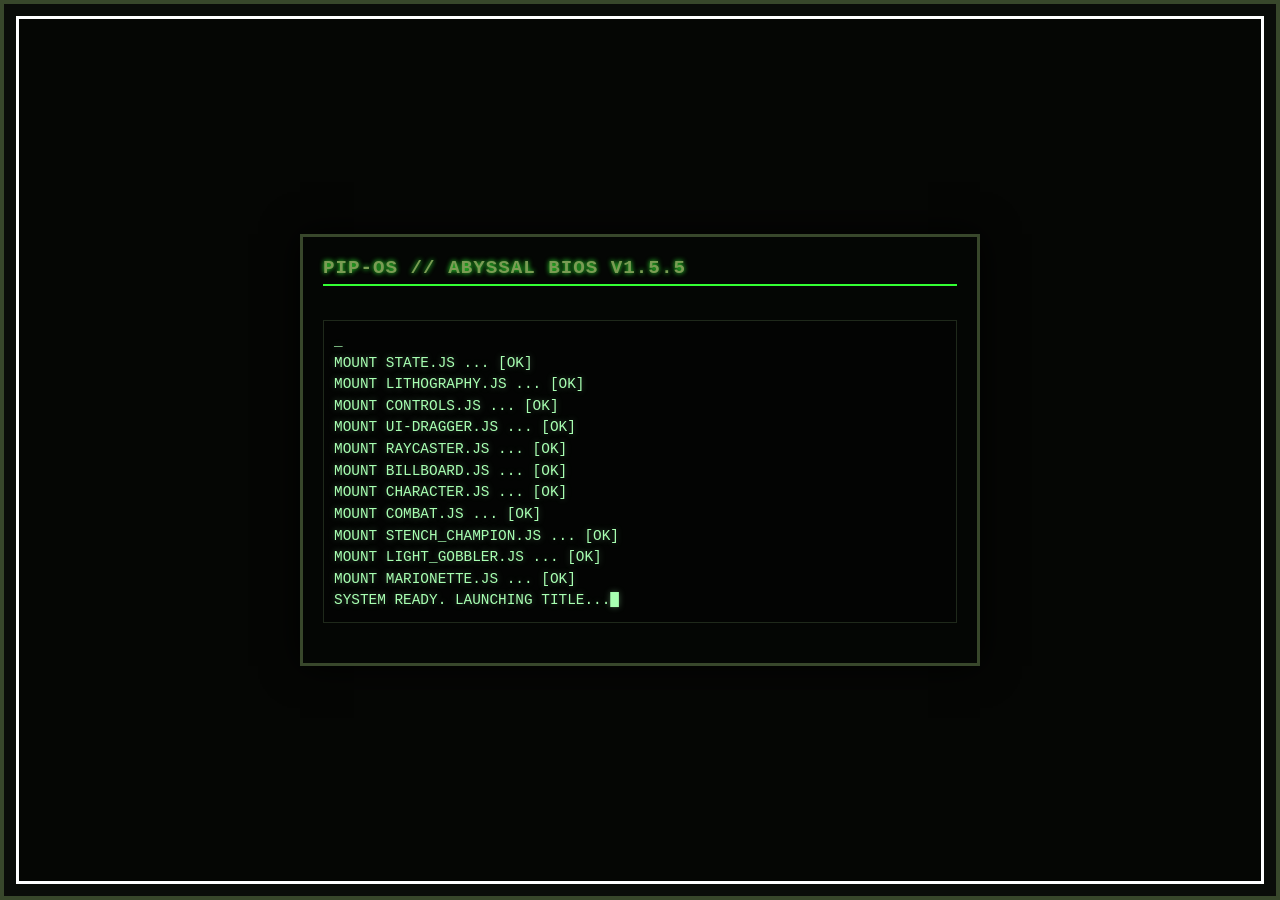
<file: index.html>
<!DOCTYPE html>
<html lang="en">
<head>
  <meta charset="UTF-8">
  <meta name="viewport" content="width=device-width, initial-scale=1.0, maximum-scale=1.0, user-scalable=no">
  <title>VERMIS // Engine UI Shell [v1.5.5]</title>

  <!-- Module 01 External Stylesheets -->
  <link rel="stylesheet" href="css/brutalist-ui.css">
  <link rel="stylesheet" href="css/crt-shaders.css">

  <style>
    [hidden] { display: none !important; }
    .dos-modal:not(.is-open)[hidden] { display: none !important; }
    #modal-backdrop[hidden] { display: none !important; }
    .svg-defs { display: none !important; width: 0; height: 0; pointer-events: none; }
    .modal-backdrop { z-index: 8999 !important; }
    .dos-modal { z-index: 9000 !important; }

    /* STRICT 100dvh ZERO-SCROLL 2DS SPLIT-SCREEN LOCK */
    html, body {
      margin: 0;
      padding: 0;
      width: 100%;
      height: 100dvh;
      overflow: hidden;
      background: #050604;
    }
    #monitor-bezel {
      display: flex;
      flex-direction: column;
      width: 100%;
      height: 100dvh;
      box-sizing: border-box;
    }
    #screen.crt-screen-frame {
      flex: 1 1 0;
      display: flex;
      flex-direction: column;
      position: relative;
      overflow: hidden;
    }
    .chassis-footer { display: none; }

    /* PIP-BOY / MS-DOS BOOT TERMINAL & PHASE OVERLAYS */
    .phase-screen {
      position: absolute;
      inset: 0;
      background: #050604;
      display: flex;
      flex-direction: column;
      z-index: 50;
      overflow-y: auto;
    }
    .bios-box {
      padding: 20px;
      font-family: "Courier New", monospace;
      color: #33ff33;
      text-shadow: 0 0 5px #33ff33;
    }
    .bios-header {
      font-size: 1.2em;
      font-weight: bold;
      margin-bottom: 20px;
      border-bottom: 2px solid #33ff33;
      display: inline-block;
      padding-bottom: 5px;
    }
    .bios-log {
      font-size: 0.9em;
      line-height: 1.5;
      white-space: pre-wrap;
      margin-bottom: 20px;
    }
    .cursor-blink { animation: blink 1s step-end infinite; }
    @keyframes blink { 50% { opacity: 0; } }

    /* DRAMATIC TITLE SCREEN */
    .title-screen-box {
      margin: auto;
      text-align: center;
      padding: 24px 16px;
      border: 2px double #8f391e;
      background: #070906;
      width: 88%;
      max-width: 340px;
      box-shadow: 0 0 35px rgba(143, 57, 30, 0.25);
    }
    .title-ascii-crest {
      font-size: 0.68em;
      line-height: 1.15;
      color: #8f391e;
      margin: 0 auto 10px auto;
      white-space: pre;
      font-family: "Courier New", monospace;
    }
    .title-main-word {
      font-size: 2.4em;
      letter-spacing: 0.28em;
      color: #c8bf9e;
      margin: 0 0 6px 0;
      text-shadow: 0 2px 0 #8f391e;
      font-weight: bold;
    }
    .title-sub-word {
      font-size: 0.75em;
      letter-spacing: 0.15em;
      color: #7a9c54;
      margin-bottom: 22px;
    }

    /* TOP SCREEN: 3D RAYCAST VIEWPORT */
    #gameplay-stage {
      flex: 1 1 0;
      min-height: 140px;
      width: 100%;
      display: flex;
      position: relative;
    }
    #raycast-view {
      width: 100%;
      height: 100%;
      position: relative;
      overflow: hidden;
    }
    #visual-stage-canvas {
      width: 100%;
      height: 100%;
      object-fit: fill;
      display: block;
      image-rendering: pixelated;
    }
    #screen.aspect-4-3 #visual-stage-canvas {
      max-width: 320px;
      margin: 0 auto;
    }

    /* MIDDLE BAR: SANDWICHED COLLAPSIBLE TELEMETRY STRIP */
    #terminal-deck {
      flex: 0 0 auto;
      border-top: 2px solid #8f391e;
      border-bottom: 2px solid #3a3f35;
      background: #070906;
      z-index: 42;
    }
    #terminal-deck.telemetry-collapsed #rolling-telemetry-deck,
    #terminal-deck.telemetry-collapsed .prompt-line {
      display: none !important;
    }
    #terminal-deck .header-line {
      display: flex;
      flex-wrap: wrap;
      align-items: center;
      gap: 6px;
      padding: 4px 6px;
      font-size: 0.72em;
    }
    #rolling-telemetry-deck {
      max-height: 54px;
      overflow-y: auto;
      font-size: 0.74em;
      padding: 2px 6px;
    }

    /* BOTTOM SCREEN: 2DS VIRTUAL CONTROLLER DECK & PER-BUTTON EDITOR */
    .touch-deck-2ds {
      flex: 0 0 175px;
      height: 175px;
      width: 100%;
      background: #050604;
      border-top: 2px solid #595443;
      box-shadow: inset 0 6px 14px rgba(0, 0, 0, 0.85);
      z-index: 40;
      position: relative;
      touch-action: none;
      user-select: none;
      overflow: hidden;
    }
    .touch-deck-2ds.edit-mode-active {
      outline: 2px dashed #a8ffb2;
      background-image:
        linear-gradient(to right, rgba(168, 255, 178, 0.1) 1px, transparent 1px),
        linear-gradient(to bottom, rgba(168, 255, 178, 0.1) 1px, transparent 1px);
      background-size: 12px 12px;
    }
    #vpad-editor-bar {
      position: absolute;
      top: 2px;
      left: 4px;
      right: 4px;
      z-index: 55;
      background: rgba(7, 10, 7, 0.96);
      border: 1px solid #a8ffb2;
      padding: 3px 6px;
      display: flex;
      align-items: center;
      justify-content: space-between;
      gap: 4px;
      font-size: 0.62em;
      color: #a8ffb2;
    }
    .vpad-widget {
      position: absolute;
      touch-action: none;
      transform-origin: top left;
    }
    .touch-deck-2ds.edit-mode-active .vpad-widget {
      outline: 1px dashed #7a9c54;
      cursor: move;
    }
    .touch-deck-2ds.edit-mode-active .vpad-widget.vpad-selected {
      outline: 2px solid #ff003c;
      z-index: 49;
    }
    .dpad-grid {
      display: grid;
      grid-template-columns: repeat(3, 36px);
      grid-template-rows: repeat(3, 36px);
      gap: 3px;
    }
    .dpad-btn {
      background: #181c16;
      border: 2px solid #595443;
      color: #c8bf9e;
      display: flex;
      align-items: center;
      justify-content: center;
      font-weight: bold;
      touch-action: none;
    }
    .dpad-btn:active {
      background: #8f391e;
      border-color: #a8ffb2;
      color: #fff;
    }
    .dpad-center {
      background: #0b0d0a;
      border: 1px solid #2b2e26;
      color: #595443;
      display: flex;
      align-items: center;
      justify-content: center;
    }
    .gb-round-btn {
      width: 48px;
      height: 48px;
      border-radius: 50%;
      background: #551614;
      border: 2px solid #c4472b;
      color: #c8bf9e;
      display: flex;
      align-items: center;
      justify-content: center;
      font-weight: bold;
      font-size: 0.75em;
      box-shadow: 0 3px 0 #260807;
      touch-action: none;
    }
    .gb-round-btn:active {
      transform: translateY(2px);
      box-shadow: none;
      background: #ff003c;
      color: #fff;
    }
    .gb-round-btn.loupe-btn {
      background: #24381b;
      border-color: #7a9c54;
      box-shadow: 0 3px 0 #101a0c;
    }

    /* MULTI-PANE PREFERENCES TABS */
    .prefs-tab-bar {
      display: flex;
      gap: 4px;
      border-bottom: 2px solid #8f391e;
      margin-bottom: 8px;
      padding-bottom: 4px;
      flex-wrap: wrap;
    }
    .prefs-tab-btn { flex: 1 1 auto; text-align: center; font-size: 0.7em; padding: 5px 4px; }
    .prefs-pane { display: none; }
    .prefs-pane.active { display: flex; flex-direction: column; gap: 8px; }
    .prefs-slider-row {
      display: flex;
      justify-content: space-between;
      align-items: center;
      gap: 8px;
      font-size: 0.78em;
    }
    .prefs-slider-row input[type="range"] { flex: 0 0 130px; accent-color: #a8ffb2; }
  </style>

  <!-- STENCH CHAMPION / EXTERNAL RENDER NON-FINITE GRADIENT CRASH GUARD -->
  <script>
    (function () {
      var origLin = CanvasRenderingContext2D.prototype.createLinearGradient;
      CanvasRenderingContext2D.prototype.createLinearGradient = function (x0, y0, x1, y1) {
        if (!isFinite(x0) || !isFinite(y0) || !isFinite(x1) || !isFinite(y1)) {
          return origLin.call(this, 0, 0, 1, 1);
        }
        return origLin.call(this, x0, y0, x1, y1);
      };
      var origRad = CanvasRenderingContext2D.prototype.createRadialGradient;
      CanvasRenderingContext2D.prototype.createRadialGradient = function (x0, y0, r0, x1, y1, r1) {
        if (!isFinite(x0) || !isFinite(y0) || !isFinite(r0) || !isFinite(x1) || !isFinite(y1) || !isFinite(r1) || r0 < 0 || r1 < 0) {
          return origRad.call(this, 0, 0, 0.1, 0, 0, 1);
        }
        return origRad.call(this, x0, y0, r0, x1, y1, r1);
      };
    })();
  </script>
</head>
<body class="palette-catacombs crt-enabled">

  <!-- =========================================================================
       1. HARDWARE SVG FILTERS (LITHOGRAPHY WARP, SPECTRAL LOUPE & TRAUMA)
       ========================================================================= -->
  <svg class="svg-defs" aria-hidden="true">
    <defs>
      <filter id="vermis-litho-Warp" x="-5%" y="-5%" width="110%" height="110%">
        <feTurbulence type="fractalNoise" baseFrequency="0.85" numOctaves="2" result="paperNoise" seed="4"/>
        <feDisplacementMap in="SourceGraphic" in2="paperNoise" scale="1.2" xChannelSelector="R" yChannelSelector="G" result="roughened"/>
        <feColorMatrix in="roughened" type="matrix" values="1.05 0 0 0 0  0 1.02 0 0 0  0 0 0.95 0 0  0 0 0 1 0"/>
      </filter>
      <filter id="vermis-loupe-spectral">
        <feColorMatrix type="matrix" values="1.35 0.15 0.0 0 0.02  0.10 1.25 0.10 0 0.02  0.0 0.10 1.0 0 0  0 0 0 1 0"/>
      </filter>
      <filter id="vermis-trauma-aberration">
        <feOffset in="SourceGraphic" dx="1.5" dy="0" result="redShift"/>
        <feOffset in="SourceGraphic" dx="-1.5" dy="0" result="greenShift"/>
        <feBlend mode="screen" in="redShift" in2="greenShift"/>
      </filter>
    </defs>
  </svg>

  <!-- =========================================================================
       2. OUTER MONITOR BEZEL & TOP NAVIGATION HUD
       ========================================================================= -->
  <main id="monitor-bezel">

    <!-- Top Navigation Bar (Hidden during BOOT/TITLE/MAIN_MENU; Shown in Gameplay) -->
    <header class="chassis-header" id="in-game-hud" hidden>
      <div class="chassis-brand" style="font-size:0.75em;">
        <span class="sigil">†</span> VERMIS v1.5.5
        <span id="phase-badge" class="phase-pill">[PHASE: BOOT]</span>
      </div>
      <div class="chassis-controls">
        <button type="button" class="ui-btn" id="btn-nav-menu" onclick="V_UI.setPhase('MAIN_MENU')">MENU</button>
        <button type="button" class="ui-btn" id="btn-modal-vessel" onclick="V_UI.openModal('modal-vessel')">VESSEL</button>
        <button type="button" class="ui-btn" id="btn-modal-inventory" onclick="V_UI.openModal('modal-inventory')">INV</button>
        <button type="button" class="ui-btn" id="btn-open-map" onclick="V_UI.openModal('modal-map')">MAP</button>
        <button type="button" class="ui-btn" id="btn-remap" onclick="V_UI.openModal('remap-modal')">KEYS</button>
        <button type="button" class="ui-btn" id="btn-preferences" onclick="V_UI.openModal('preferences-modal')">PREFS</button>
        <button type="button" class="ui-btn active" id="btn-loupe" onclick="V_UI.toggleLoupe()">LOUPE</button>
        <button type="button" class="ui-btn" id="btn-edit-vpad">EDIT PAD</button>
        <button type="button" class="ui-btn gyro-disabled" id="btn-gyro" onclick="V_UI.toggleGyro()">GYRO: OFF</button>
      </div>
    </header>

    <!-- =======================================================================
         3. PRIMARY CRT SCREEN FRAME
         ======================================================================= -->
    <div id="screen" class="crt-screen-frame">

      <div id="modal-backdrop" class="modal-backdrop" hidden onclick="V_UI.closeModals()"></div>

      <!-- Diegetic Draggable Magnifying Loupe (Clamped to #raycast-view) -->
      <div id="loupe-inset" class="loupe-frame" style="left: 16px; top: 36px; z-index: 45; position:absolute; touch-action:none;" hidden>
        <canvas id="loupe-canvas" width="96" height="96"></canvas>
        <div id="loupe-cipher-readout" class="loupe-cipher-overlay" hidden></div>
        <span class="loupe-label" id="loupe-coord-label">FIG. 1 // DRAG OR [F]</span>
      </div>

      <!-- STAGE 1: PIP-OS / MS-DOS LIVE BOOT LOGGER -->
      <section id="boot-sequence-terminal" class="phase-screen" style="z-index: 52;">
        <div class="bios-box">
          <div class="bios-header">PIP-OS // ABYSSAL BIOS v1.5.5</div>
          <pre id="bios-post-log" class="bios-log">INITIALIZING CATHODE TUBE ...</pre>
        </div>
      </section>

      <!-- STAGE 2: DRAMATIC TITLE SCREEN -->
      <section id="title-screen-view" class="phase-screen" style="z-index: 51;" hidden>
        <div class="title-screen-box">
          <pre class="title-ascii-crest">   .---.   
  /     \  
 | () () | 
  \  ^  /  
   |||||   </pre>
          <h1 class="title-main-word">VERMIS</h1>
          <div class="title-sub-word">LOST DUNGEONS &amp; FORBIDDEN FLESH</div>
          <button type="button" class="menu-btn choice-highlight title-prompt-btn" onclick="V_UI.setPhase('MAIN_MENU')">[ PRESS TO ENTER THE ABYSS ]</button>
        </div>
      </section>

      <!-- STAGE 3: CLEAN MAIN MENU HUB -->
      <section id="main-menu-view" class="phase-screen" style="z-index: 50;" hidden>
        <div class="bios-box" style="margin: auto; max-width: 380px; width: 92%;">
          <div class="bios-header" style="width:100%; text-align:center;">VERMIS // MAIN DIRECTIVE</div>
          <div class="main-menu-hub" id="main-menu-hub">
            <div class="boot-options" style="display: flex; flex-direction: column; gap: 10px;">
              <button type="button" class="menu-btn" data-action="new_game" onclick="V_UI.newGame()">[1] NEW GAME (CALIBRATION)</button>
              <button type="button" class="menu-btn" data-action="load_game" onclick="V_UI.loadGame()">[2] LOAD SAVED VESSEL</button>
              <button type="button" class="menu-btn" data-action="menu_prefs" onclick="V_UI.openModal('preferences-modal')">[3] SYSTEM PREFERENCES</button>
              <button type="button" class="menu-btn menu-btn-dev" data-action="dev_skip" onclick="V_UI.setPhase('SPATIAL_HUNT')">[4] DIRECT DEV OVERRIDE</button>
              <button type="button" class="menu-btn" style="color:#ff003c; border-color:#ff003c;" data-action="clear_save" onclick="V_UI.factoryReset()">[5] FACTORY RESET</button>
            </div>
          </div>
        </div>
      </section>

      <!-- STAGE 4: INTRO CUTSCENE (Module 00 state.js Hook) -->
      <section id="intro-cutscene-view" class="phase-screen" style="z-index: 49; padding: 16px;" hidden>
        <div class="cutscene-plate" style="margin:auto;">
          <div class="cutscene-border">
            <p class="cutscene-quote">
              "THE EARTH HAS SWALLOWED THE OLD TOWERS. DOWN IN THE DAMP STONE ARCHES OF THE
              <u class="mech-term">CATACOMBS EXIT</u>, THE REMAINS OF FALLEN WARRIORS STILL TWITCH
              IN THE DRAFT, UNCONSCIOUS OF THEIR NEW FLESH."
            </p>
            <p class="cutscene-sub">DIFFICULTY LOCKED: <strong id="intro-diff-readout">UNFORGIVING (1.0x)</strong></p>
            <button type="button" class="menu-btn choice-highlight" data-action="skip_intro" onclick="V_UI.setPhase('CREATION')">[PROCEED TO VESSEL CREATION -&gt;]</button>
          </div>
        </div>
      </section>

      <!-- STAGE 5: 20-POINT BUY VESSEL BUILDER (Module 03 character.js Hook) -->
      <section id="builder-view" class="phase-screen" style="z-index: 48; padding: 10px;" hidden>
        <div class="builder-container" style="overflow-y: auto; height: 100%; margin: 0 auto;">
          <div class="builder-header">
            <h1>TERMINAL 01 // VESSEL OF FLESH INITIALIZATION</h1>
            <div class="builder-meta">
              <span>BUILD POINTS: <strong id="bp-display" class="accent-text">12</strong> / 20</span>
              <span>DIFF: <strong id="builder-diff-badge">UNFORGIVING (1.0x)</strong></span>
            </div>
          </div>
          <div class="builder-grid-2">
            <div class="builder-card" id="characteristics-panel">
              <h3>CHARACTERISTICS (COST: 1 BP)</h3>
              <div id="characteristics-list"></div>
              <div id="stat-list-char" hidden></div>
            </div>
            <div class="builder-card" id="disciplines-panel">
              <h3>DISCIPLINES (COST: 1 BP)</h3>
              <div id="disciplines-list"></div>
              <div id="stat-list-disc" hidden></div>
            </div>
          </div>
          <div class="builder-grid-2">
            <div class="builder-card">
              <h3>DISTINCTION ARCHETYPE (FREE)</h3>
              <select id="distinction-select" class="brutalist-select">
                <option value="Miner Knight">MINER KNIGHT (+2 SUBTERRANEAN / MIASMA TOLERANCE)</option>
                <option value="Murk Sage">MURK SAGE (+2 OCCULT / SILVER SWAMP LORE)</option>
                <option value="Rat Man">RAT MAN (+2 EVASION / SCAVENGING FILTH)</option>
                <option value="Cursed Fool">CURSED FOOL (UNIQUE DIALOGUES / +1 SOLACE CAP)</option>
                <option value="Prophet">PROPHET (+2 WILLPOWER VS. DREAD &amp; INSANITY)</option>
                <option value="Mad Pricker">MAD PRICKER (+1 MELEE PIERCE / BLEED INFLICTION)</option>
              </select>
            </div>
            <div class="builder-card">
              <h3>METACURRENCY POOL (COST: 2 BP)</h3>
              <div class="stat-row">
                <span><u class="mech-term">SOLACE</u> (STARTING POOL)</span>
                <div class="stat-stepper">
                  <button type="button" class="ui-btn builder-mod" data-cat="solace" data-delta="-1" id="btn-solace-dec" onclick="V_UI.modSolace(-1)">-</button>
                  <strong id="stat-solace" class="crt-green-text">3</strong>
                  <button type="button" class="ui-btn builder-mod" data-cat="solace" data-delta="1" id="btn-solace-inc" onclick="V_UI.modSolace(1)">+</button>
                </div>
              </div>
            </div>
          </div>
          <div class="builder-actions">
            <button type="button" class="menu-btn" data-action="doomed_seed" id="btn-doomed-seed" onclick="V_UI.doomedSeed()">[R] DOOMED SEED (RANDOMIZE)</button>
            <button type="button" class="menu-btn choice-highlight" data-action="finalize_build" id="btn-finalize" onclick="V_UI.finalizeBuild()">[ENTER] DESCEND INTO LABYRINTH</button>
          </div>
        </div>
      </section>

      <!-- TOP GAMEPLAY SCREEN: 3D RAYCAST VIEWPORT (Native 320x400 Buffer) -->
      <section id="gameplay-stage" hidden>
        <div id="raycast-view" class="viewport-stage">
          <canvas id="visual-stage-canvas" width="320" height="400"></canvas>
          <canvas id="gbuffer-debug-canvas" width="320" height="400" hidden></canvas>
          <pre id="enemy-sprite" class="ascii-overlay" hidden></pre>

          <div class="stage-overlay-top">
            <span id="zone-banner">LOC: <u class="mech-term">CATACOMBS EXIT</u></span>
            <span id="wind-banner">BREEZE: -0.35 [W]</span>
            <span id="gyro-banner" class="muted-telemetry">GYRO: LOCKED</span>
          </div>
          <div class="stage-overlay-bottom">
            <span id="entity-title">The Stench Champion</span>
          </div>
        </div>
      </section>

      <!-- MIDDLE TELEMETRY STRIP & EVENT-DRIVEN CHOICE ENGINE -->
      <section id="terminal-deck" class="telemetry-collapsed" aria-live="polite" hidden>
        <div class="header-line" id="telemetry-vitals">
          <span>TRM: <strong id="val-traumas">2/12</strong></span>
          <span>SOL: <strong id="val-solace">3</strong></span>
          <span>MAL: <strong id="val-malignancy">0</strong></span>
          <span><strong id="val-distinction"><u class="mech-term">MINER KNIGHT</u></strong></span>
          <button type="button" class="ui-btn btn-inline-trigger" id="btn-sim-autopause" style="margin-left:auto;" onclick="V_UI.triggerAutoPause()">[ENC]</button>
          <button type="button" class="ui-btn btn-inline-trigger" id="btn-toggle-telemetry" onclick="V_UI.toggleTelemetry()">[LOG ▼]</button>
        </div>

        <div id="rolling-telemetry-deck" class="sys-text">
          <div class="log-entry">&gt; ENTERED <u class="mech-term">CATACOMBS EXIT</u>. TORCHLIGHT FLICKERS AGAINST DAMP MASONRY.</div>
          <div class="log-entry">&gt; INSCRIPTION: <span class="corrupt-cipher" data-decrypted="HOLD YOUR BREATH WHEN THE DRAFT TURNS EAST">‡§¶∆ ØßŒ ĦĐŁÞ ŦĦĘ ĐŘÅFŦ ŦŲŘÑŠ</span></div>
        </div>

        <!-- Strictly Hidden in Mode A (SPATIAL_HUNT); Opens Only in Mode B (AUTO_PAUSE) -->
        <div class="choices" id="choice-deck" role="group" aria-label="Tactical Decisions" hidden>
          <button type="button" class="choice-row" data-key="1" data-choice="1" onclick="V_UI.handleChoice('1')">[1] BURN 1 <u class="mech-term">SOLACE</u> (+3 AV) -&gt; DEFLECT CLEAVER</button>
          <button type="button" class="choice-row choice-highlight" data-key="2" data-choice="2" onclick="V_UI.handleChoice('2')">[2] ACCEPT IMPACT -&gt; GAIN COMPLICATION: '<u class="mech-term">SHATTERED RIBS</u>'</button>
          <button type="button" class="choice-row" data-key="3" data-choice="3" onclick="V_UI.handleChoice('3')">[3] INVOKE DISTINCTION: '<u class="mech-term">MINER KNIGHT</u>'</button>
          <button type="button" class="choice-row" data-key="4" data-choice="4" onclick="V_UI.handleChoice('4')">[4] EXERT FLESH (+2 AV) -&gt; FORCE BACKPEDAL</button>
        </div>

        <div class="prompt-line">
          <span id="prompt-status">MODE A [SPATIAL_HUNT] // [WASD] MOVE, [Q/E] HOTKEYS, [F] LOUPE, [I] INV</span><span class="cursor-block">_</span>
        </div>
      </section>

      <!-- BOTTOM 2DS VIRTUAL CONTROLLER DECK (Customizable Per-Button Widgets) -->
      <section id="mobile-touch-deck" class="touch-deck-2ds" hidden>

        <!-- Interactive Per-Button Layout & Scale Editor Toolbar -->
        <div id="vpad-editor-bar" hidden>
          <span id="vpad-sel-name">TAP WIDGET</span>
          <label>SIZE <input type="range" id="vpad-item-scale" min="50" max="160" value="100" style="width:60px;"></label>
          <button type="button" class="ui-btn active" id="btn-vpad-snap">SNAP: 12px</button>
          <button type="button" class="ui-btn" id="btn-vpad-reset">RESET</button>
          <button type="button" class="ui-btn active" id="btn-vpad-done">DONE</button>
        </div>

        <!-- Widget 1: 8-Way / Cross D-Pad -->
        <div class="vpad-widget" data-vpad-id="move_pad" data-default-left="10" data-default-top="28" style="left: 10px; top: 28px;">
          <div class="dpad-grid" id="touch-left-stick">
            <div></div><button type="button" class="dpad-btn" data-dpad="ACTION_MOVE_FORWARD" data-input-id="ACTION_MOVE_FORWARD">▲</button><div></div>
            <button type="button" class="dpad-btn" data-dpad="ACTION_STRAFE_LEFT" data-input-id="ACTION_STRAFE_LEFT">◀</button>
            <div class="dpad-center" id="touch-stick-nub">┼</div>
            <button type="button" class="dpad-btn" data-dpad="ACTION_STRAFE_RIGHT" data-input-id="ACTION_STRAFE_RIGHT">▶</button>
            <div></div><button type="button" class="dpad-btn" data-dpad="ACTION_MOVE_BACKWARD" data-input-id="ACTION_MOVE_BACKWARD">▼</button><div></div>
          </div>
        </div>

        <!-- Widget 2 & 3: Camera Turn Left / Right -->
        <button type="button" class="ui-btn vpad-widget" id="btn-touch-turn-l" data-vpad-id="turn_l" data-input-id="ACTION_TURN_LEFT" data-default-left="136" data-default-top="32" style="left: 136px; top: 32px; padding: 8px 10px;">⟲ L</button>
        <button type="button" class="ui-btn vpad-widget" id="btn-touch-turn-r" data-vpad-id="turn_r" data-input-id="ACTION_TURN_RIGHT" data-default-left="186" data-default-top="32" style="left: 186px; top: 32px; padding: 8px 10px;">R ⟳</button>

        <!-- Widget 4 & 5: Modular Hotkeys [Q] & [E] -->
        <button type="button" class="ui-btn vpad-widget" id="hotkey-slot-q" data-vpad-id="slot_q" data-input-id="ACTION_HOTKEY_Q" data-default-left="136" data-default-top="84" style="left: 136px; top: 84px;">[Q] ITEM</button>
        <button type="button" class="ui-btn vpad-widget" id="hotkey-slot-e" data-vpad-id="slot_e" data-input-id="ACTION_HOTKEY_E" data-default-left="136" data-default-top="118" style="left: 136px; top: 118px;">[E] SALVE</button>

        <!-- Widget 6 & 7: Game Boy Round Action Cluster (B = Loupe, A = Strike) -->
        <button type="button" class="gb-round-btn loupe-btn vpad-widget" id="btn-gb-b" data-vpad-id="btn_b" data-input-id="ACTION_LOUPE" data-default-left="236" data-default-top="92" style="left: 236px; top: 92px;" onclick="V_UI.toggleLoupe()">LOUPE</button>
        <button type="button" class="gb-round-btn vpad-widget" id="btn-gb-a" data-vpad-id="btn_a" data-input-id="ACTION_ATTACK" data-default-left="294" data-default-top="76" style="left: 294px; top: 76px;">ATK</button>
      </section>

      <!-- =====================================================================
           4. TOGGLABLE POP-UP MODALS (.dos-modal)
           ===================================================================== -->

      <!-- MODAL A: Vessel Sheet, Decay Portrait, Afflictions & #hook-readout -->
      <div id="modal-vessel" class="dos-modal" role="dialog" aria-label="Vessel of Flesh" hidden>
        <div class="dos-modal-header">
          <span>VESSEL OF FLESH // CONDITION &amp; ATTRIBUTES</span>
          <button type="button" class="ui-btn modal-close-btn" onclick="V_UI.closeModals()">[X]</button>
        </div>
        <div class="modal-body-grid" style="padding: 8px;">
          <div class="hud-block">
            <div class="hud-block-title">PRIMARY ATTRIBUTES &amp; DECAY PORTRAIT</div>
            <div style="display:flex; gap:10px; align-items:center; margin-bottom:8px;">
              <canvas id="decay-portrait-canvas" width="96" height="112" style="border:1px solid var(--accent-rust); background:#050604;"></canvas>
              <img id="decay-portrait" alt="Vessel Decay Portrait" hidden>
              <div id="vessel-stats-readout" style="flex:1;">
                <div class="stat-row"><span>BRAWN</span><strong id="modal-stat-brawn">2</strong></div>
                <div class="stat-row"><span>AGILITY</span><strong id="modal-stat-agility">2</strong></div>
                <div class="stat-row"><span>WITS</span><strong id="modal-stat-wits">2</strong></div>
                <div class="stat-row"><span>WILLPOWER</span><strong id="modal-stat-willpower">2</strong></div>
              </div>
            </div>
            <div id="active-buff-list" class="buff-list"></div>
          </div>
          <div class="hud-block">
            <div class="hud-block-title">STATES OF FLESH &amp; MIND</div>
            <div class="affliction-grid" id="affliction-grid" style="margin-bottom:8px;">
              <div class="affliction-cell active-hazard" data-state="infection">INFECTION</div>
              <div class="affliction-cell" data-state="dread">DREAD</div>
              <div class="affliction-cell" data-state="slumber">SLUMBER</div>
              <div class="affliction-cell" data-state="petrification">PETRIFICATION</div>
              <div class="affliction-cell" data-state="curse">CURSE</div>
              <div class="affliction-cell" data-state="insanity">INSANITY</div>
              <div class="affliction-cell" data-state="blindness">BLINDNESS</div>
              <div class="affliction-cell" data-state="possession">POSSESSION</div>
              <div class="affliction-cell" data-state="white-hives">WHITE HIVES</div>
            </div>
            <div class="hud-block-title">ENGINE HOOKS</div>
            <div id="hook-readout" style="color:var(--crt-green); font-size:0.64rem; line-height:1.45;">
              PROBING MODULE HOOKS...
            </div>
          </div>
        </div>
      </div>

      <!-- MODAL B: Paper-Doll Spatial Inventory & Strategy Guide Inspector -->
      <div id="modal-inventory" class="dos-modal" role="dialog" aria-label="Paper-Doll Inventory" hidden>
        <div class="dos-modal-header">
          <span>PAPER-DOLL SPATIAL INVENTORY &amp; LORE GUIDE</span>
          <button type="button" class="ui-btn modal-close-btn" onclick="V_UI.closeModals()">[X]</button>
        </div>
        <div class="paper-doll-layout" style="padding: 8px;">
          <div class="paper-doll-left">
            <div id="inventory-grid-bag" class="grid-bag"></div>
            <div id="vessel-wireframe" class="vessel-wireframe">
              <div class="equip-slot" data-zone="HEAD" data-capacity="2"><span class="slot-title">HEAD [CAP: <b class="slot-used">0</b>/2]</span><div class="slot-items"></div></div>
              <div class="equip-slot" data-zone="TORSO" data-capacity="4"><span class="slot-title">TORSO [CAP: <b class="slot-used">0</b>/4]</span><div class="slot-items"></div></div>
              <div class="equip-slot" data-zone="HAND_MAIN" data-capacity="3"><span class="slot-title">MAIN HAND [CAP: <b class="slot-used">0</b>/3]</span><div class="slot-items"></div></div>
              <div class="equip-slot" data-zone="HAND_OFF" data-capacity="2"><span class="slot-title">OFF HAND [CAP: <b class="slot-used">0</b>/2]</span><div class="slot-items"></div></div>
              <div class="equip-slot" data-zone="POUCH" data-capacity="3"><span class="slot-title">WAIST POUCH [CAP: <b class="slot-used">0</b>/3]</span><div class="slot-items"></div></div>
            </div>
          </div>
          <div class="paper-doll-right parchment-bg" id="strategy-guide-inspector" style="padding:10px;">
            <div class="guide-plate-header">
              <span id="guide-inspector-category">ARTIFACT</span>
              <h3 id="guide-inspector-title">MINER'S LANTERN</h3>
            </div>
            <div class="guide-art-box">
              <canvas id="guide-inspector-canvas" width="96" height="96"></canvas>
            </div>
            <p id="guide-inspector-lore" class="guide-lore-text">"Sickly green halo pushes back the Light Gobblers..."</p>
            <div id="guide-inspector-stats" class="guide-stat-box">WEIGHT: 2 SLOTS // ZONE: OFF HAND</div>
            <div class="guide-action-row">
              <button type="button" class="ui-btn" id="btn-bind-item-q">BIND [Q]</button>
              <button type="button" class="ui-btn" id="btn-bind-item-e">BIND [E]</button>
              <button type="button" class="ui-btn active" id="btn-use-inspect-item">USE / APPLY BUFF</button>
            </div>
          </div>
        </div>
      </div>

      <!-- MODAL C: Cartography Journal (Module 02 Raycaster Hook) -->
      <div id="modal-map" class="dos-modal" role="dialog" aria-label="Cartography Journal" hidden>
        <div class="dos-modal-header">
          <span>CARTOGRAPHY JOURNAL // LABYRINTH SURVEY</span>
          <button type="button" class="ui-btn modal-close-btn" onclick="V_UI.closeModals()">[X]</button>
        </div>
        <div class="map-journal-body" style="padding: 10px;">
          <canvas id="cartography-canvas" width="240" height="240" style="background:#050604;"></canvas>
          <canvas id="automap-canvas" width="112" height="112" hidden></canvas>
          <div class="map-legend">
            <div><span class="legend-swatch anchor"></span> ANCHOR SAFE ROOM</div>
            <div><span class="legend-swatch player"></span> VESSEL POSITION</div>
            <div><span class="legend-swatch hazard"></span> UNCONSUMED TRIGGER</div>
            <div><span class="legend-swatch consumed"></span> CONSUMED TRIGGER</div>
          </div>
        </div>
      </div>

      <!-- MODAL D: MS-DOS Input Remapper (Module 02 controls.js Hook) -->
      <div id="remap-modal" class="dos-modal" role="dialog" aria-label="Input Remapper" hidden>
        <div class="dos-modal-header">
          <span>MS-DOS INPUT ABSTRACTION // KEYBINDER</span>
          <button type="button" class="ui-btn modal-close-btn" onclick="V_UI.closeModals()">[X]</button>
        </div>
        <div style="padding:10px; display:flex; flex-direction:column; height:100%; gap:8px;">
          <p class="dos-modal-sub">SELECT AN ACTION BELOW TO REBIND HARDWARE INPUT:</p>
          <div id="remap-list" class="remap-grid"></div>
          <div id="remap-prompt" class="remap-status">STATUS: IDLE.</div>
        </div>
      </div>

      <!-- MODAL E: Multi-Pane System Preferences & Difficulty Calibration (Module 00 settings.js Hook) -->
      <div id="preferences-modal" class="dos-modal" role="dialog" aria-label="System Preferences" hidden>
        <div class="dos-modal-header">
          <span id="prefs-modal-title">SYSTEM PREFERENCES &amp; CALIBRATION</span>
          <button type="button" class="ui-btn modal-close-btn" onclick="V_UI.closeModals()">[X]</button>
        </div>
        <div class="prefs-body" style="padding: 10px; display:flex; flex-direction:column; gap:8px;">

          <div class="prefs-tab-bar">
            <button type="button" class="ui-btn prefs-tab-btn active" data-pref-tab="pane-display" onclick="V_UI.switchPrefTab('pane-display', this)">1. DISPLAY</button>
            <button type="button" class="ui-btn prefs-tab-btn" data-pref-tab="pane-controls" onclick="V_UI.switchPrefTab('pane-controls', this)">2. CONTROLS</button>
            <button type="button" class="ui-btn prefs-tab-btn" data-pref-tab="pane-difficulty" onclick="V_UI.switchPrefTab('pane-difficulty', this)">3. DIFFICULTY</button>
            <button type="button" class="ui-btn prefs-tab-btn" data-pref-tab="pane-graphics" onclick="V_UI.switchPrefTab('pane-graphics', this)">4. GRAPHICS</button>
          </div>

          <!-- PANE 1: DISPLAY -->
          <div id="pane-display" class="prefs-pane active">
            <div class="hud-block">
              <div class="hud-block-title">CATHODE LUMINANCE, CONTRAST &amp; GAMMA</div>
              <div class="prefs-slider-row">
                <span>BRIGHTNESS: <strong id="val-brightness">100%</strong></span>
                <input type="range" id="slider-brightness" min="50" max="150" value="100" oninput="V_UI.updateDisplay()" onchange="V_UI.updateDisplay()">
              </div>
              <div class="prefs-slider-row">
                <span>CONTRAST: <strong id="val-contrast">100%</strong></span>
                <input type="range" id="slider-contrast" min="50" max="150" value="100" oninput="V_UI.updateDisplay()" onchange="V_UI.updateDisplay()">
              </div>
              <div class="prefs-slider-row">
                <span>GAMMA CURVE: <strong id="val-gamma">2.2</strong></span>
                <input type="range" id="slider-gamma" min="12" max="30" value="22" oninput="V_UI.updateDisplay()" onchange="V_UI.updateDisplay()">
              </div>
              <div style="display:flex; gap:6px; flex-wrap:wrap; margin-top:8px;">
                <button type="button" class="ui-btn" id="btn-palette-modal" onclick="V_UI.cyclePalette(this)">PLATE: CATACOMBS</button>
                <button type="button" class="ui-btn" id="btn-aspect-modal" onclick="V_UI.toggleAspect(this)">RATIO: FULL BLEED</button>
              </div>
            </div>
          </div>

          <!-- PANE 2: CONTROLS & DORMANT GYRO LOCK -->
          <div id="pane-controls" class="prefs-pane">
            <div class="hud-block">
              <div class="hud-block-title">MOBILITY &amp; SENSOR PROTOCOLS</div>
              <p style="font-size:0.7em; color:var(--text-bone); margin-bottom:8px;">
                Use <strong>[EDIT PAD]</strong> on the top HUD during gameplay to drag, grid-snap, or resize individual virtual buttons.
              </p>
              <button type="button" class="ui-btn gyro-disabled" id="btn-gyro-modal" onclick="V_UI.toggleGyro()">GYRO: OFF [LOCKED]</button>
            </div>
          </div>

          <!-- PANE 3: DIFFICULTY SCALING -->
          <div id="pane-difficulty" class="prefs-pane">
            <div class="hud-block">
              <div class="hud-block-title">LABYRINTH DIFFICULTY SCALING (BASELINE = UNFORGIVING)</div>
              <div class="diff-selector-grid">
                <button type="button" class="ui-btn diff-btn active" data-diff="UNFORGIVING" onclick="V_UI.setDifficulty('UNFORGIVING', this)">UNFORGIVING (1.0x)</button>
                <button type="button" class="ui-btn diff-btn" data-diff="MISERABLE" onclick="V_UI.setDifficulty('MISERABLE', this)">MISERABLE (1.5x)</button>
                <button type="button" class="ui-btn diff-btn" data-diff="DOOMED" onclick="V_UI.setDifficulty('DOOMED', this)">DOOMED (2.0x)</button>
              </div>
            </div>
          </div>

          <!-- PANE 4: GRAPHICS & CADENCE -->
          <div id="pane-graphics" class="prefs-pane">
            <div class="hud-block">
              <div class="hud-block-title">CRT SCANLINES &amp; STOP-MOTION CADENCE</div>
              <div style="display:flex; gap:6px; flex-wrap:wrap;">
                <button type="button" class="ui-btn active" id="btn-crt-modal" onclick="V_UI.toggleCRT(this)">CRT SCANLINES: ON</button>
                <button type="button" class="ui-btn" id="btn-fps-modal" onclick="V_UI.toggleFPS(this)">12 FPS</button>
              </div>
            </div>
          </div>

          <div class="prefs-footer">
            <button type="button" class="menu-btn choice-highlight" id="btn-confirm-preferences" onclick="V_UI.confirmPreferences()">[SAVE &amp; CLOSE]</button>
          </div>
        </div>
      </div>

    </div><!-- /#screen -->
  </main>

  <!-- =========================================================================
       5. PURE UI SHELL CONTROLLER & DELEGATION BRIDGE (V_UI <-> VERMIS.UI)
       ========================================================================= -->
  <script>
    window.VERMIS = window.VERMIS || {};

    (function () {
      'use strict';
      var V = window.VERMIS;

      V.Config = V.Config || {
        width: 320,
        height: 400,
        fps: 12,
        palette: 'catacombs',
        crtEnabled: true,
        loupeEnabled: true,
        gyroEnabled: false,
        touchDeckEnabled: true,
        difficulty: 'UNFORGIVING',
        difficultyMultiplier: 1.0,
        brightness: 1.0,
        contrast: 1.0,
        gamma: 2.2,
        wind: -0.35
      };

      V.UI = V.UI || {};
      V.State = V.State || {};
      V.Settings = V.Settings || {};
      V.Character = V.Character || {};
      V.Combat = V.Combat || {};
      V.Engine = V.Engine || {};
      V.Bestiary = V.Bestiary || {};
      V.inputMap = V.inputMap || {};
      V.missingModules = V.missingModules || [];

      var isWalkthroughPrefs = false;
      var palettes = ['catacombs', 'flutewoods', 'brutalist'];
      var palIdx = 0;

      // Fallback Builder state if character.js is still loading
      var fbPoints = 12;
      var fbStats = {
        char: { brawn: 2, agility: 2, wits: 2, willpower: 2 },
        disc: { melee: 0, athletics: 0, scavenging: 0, occult: 0 },
        solace: 3
      };

      var V_UI = {
        logTelemetry: function (htmlText, isAlert) {
          var logDeck = document.getElementById('rolling-telemetry-deck');
          if (!logDeck) return;
          var div = document.createElement('div');
          div.className = isAlert ? 'log-entry alert-line' : 'log-entry';
          var str = String(htmlText || '');
          div.innerHTML = (str.indexOf('&gt;') === 0 || str.indexOf('>') === 0) ? str : '&gt; ' + str;
          logDeck.appendChild(div);
          while (logDeck.children.length > 6) logDeck.removeChild(logDeck.firstChild);
          logDeck.scrollTop = logDeck.scrollHeight;
        },

        setPhase: function (phase) {
          var pBadge = document.getElementById('phase-badge');
          if (pBadge) pBadge.textContent = '[PHASE: ' + phase + ']';

          var bootEl  = document.getElementById('boot-sequence-terminal');
          var titleEl = document.getElementById('title-screen-view');
          var menuEl  = document.getElementById('main-menu-view');
          var introEl = document.getElementById('intro-cutscene-view');
          var buildEl = document.getElementById('builder-view');

          if (bootEl)  bootEl.hidden  = (phase !== 'BOOT');
          if (titleEl) titleEl.hidden = (phase !== 'TITLE_SCREEN');
          if (menuEl)  menuEl.hidden  = !(phase === 'MAIN_MENU' || phase === 'PREFERENCES_WALKTHROUGH');
          if (introEl) introEl.hidden = (phase !== 'INTRO');
          if (buildEl) buildEl.hidden = (phase !== 'CREATION');

          var isPlaying = (phase === 'SPATIAL_HUNT' || phase === 'AUTO_PAUSE');
          document.getElementById('in-game-hud').hidden = !isPlaying;
          document.getElementById('gameplay-stage').hidden = !isPlaying;
          document.getElementById('terminal-deck').hidden = !isPlaying;
          document.getElementById('mobile-touch-deck').hidden = !(isPlaying && V.Config.touchDeckEnabled);
          document.getElementById('loupe-inset').hidden = !(isPlaying && V.Config.loupeEnabled);

          // Strict #choice-deck gate: Only visible during AUTO_PAUSE
          var choiceDeck = document.getElementById('choice-deck');
          if (choiceDeck) {
            choiceDeck.hidden = (phase !== 'AUTO_PAUSE');
            choiceDeck.style.pointerEvents = (phase === 'AUTO_PAUSE') ? 'auto' : 'none';
          }

          if (V.State) {
            V.State.currentPhase = phase;
            if (phase === 'SPATIAL_HUNT') {
              V.State.mode = 'SPATIAL_HUNT';
              V.State.isProcessingChoice = false;
            } else if (phase === 'AUTO_PAUSE') {
              V.State.mode = 'AUTO_PAUSE';
            }
          }

          if (phase === 'CREATION') {
            if (V.Character && typeof V.Character.renderBuilder === 'function') V.Character.renderBuilder();
            else renderFallbackBuilder();
            document.dispatchEvent(new CustomEvent('VermisCreationPhaseEntered'));
          }

          if (isPlaying) {
            V.Engine.triggerEngineLoop();
            renderModalDiagnostics();
          }

          document.dispatchEvent(new CustomEvent('VermisPhaseChanged', { detail: { phase: phase } }));
        },

        closeModals: function () {
          var mods = document.querySelectorAll('.dos-modal');
          for (var i = 0; i < mods.length; i++) {
            mods[i].hidden = true;
            mods[i].classList.remove('is-open');
          }
          var bd = document.getElementById('modal-backdrop');
          if (bd) bd.hidden = true;
        },

        openModal: function (id) {
          this.closeModals();
          var target = document.getElementById(id);
          if (!target) return;
          target.hidden = false;
          target.classList.add('is-open');
          document.getElementById('modal-backdrop').hidden = false;

          if (id === 'modal-map' && V.Raycaster && typeof V.Raycaster.renderCartographyMap === 'function') {
            V.Raycaster.renderCartographyMap();
          }
          if (id === 'remap-modal' && V.inputMap && typeof V.inputMap.renderRemapModalList === 'function') {
            V.inputMap.renderRemapModalList();
          }
          if (id === 'modal-vessel' && V.Character && typeof V.Character.syncVesselModal === 'function') {
            V.Character.syncVesselModal();
          }
          renderModalDiagnostics();
          document.dispatchEvent(new CustomEvent('VermisModalOpened', { detail: { modalId: id } }));
        },

        newGame: function () {
          isWalkthroughPrefs = true;
          this.setPhase('PREFERENCES_WALKTHROUGH');
          document.getElementById('prefs-modal-title').textContent = 'STEP 1 // NEW VESSEL CALIBRATION';
          document.getElementById('btn-confirm-preferences').textContent = '[LOCK CALIBRATION & LAUNCH INTRO ->]';
          this.openModal('preferences-modal');
        },

        confirmPreferences: function () {
          this.closeModals();
          if (isWalkthroughPrefs) {
            isWalkthroughPrefs = false;
            document.getElementById('prefs-modal-title').textContent = 'SYSTEM PREFERENCES & CALIBRATION';
            document.getElementById('btn-confirm-preferences').textContent = '[SAVE & CLOSE]';
            this.setPhase('INTRO');
          }
        },

        loadGame: function () {
          var raw = localStorage.getItem('VERMIS_SAVE_STATE');
          if (!raw || raw.length < 5) {
            alert('NO SAVED VESSEL FOUND IN LOCAL STORAGE.');
            return;
          }
          if (V.State && typeof V.State.restoreState === 'function') V.State.restoreState();
          else this.setPhase('SPATIAL_HUNT');
        },

        factoryReset: function () {
          localStorage.removeItem('VERMIS_SAVE_STATE');
          localStorage.removeItem('VERMIS_PAD_LAYOUT_V1');
          alert('SAVED VESSEL & PAD LAYOUT PURGED.');
        },

        switchPrefTab: function (paneId, btnEl) {
          var tabs = document.querySelectorAll('.prefs-tab-btn');
          for (var i = 0; i < tabs.length; i++) tabs[i].classList.remove('active');
          if (btnEl) btnEl.classList.add('active');

          var panes = document.querySelectorAll('.prefs-pane');
          for (var j = 0; j < panes.length; j++) panes[j].classList.remove('active');
          var target = document.getElementById(paneId);
          if (target) target.classList.add('active');
        },

        updateDisplay: function () {
          var b = Number(document.getElementById('slider-brightness').value) / 100;
          var c = Number(document.getElementById('slider-contrast').value) / 100;
          var g = Number(document.getElementById('slider-gamma').value) / 10;

          document.getElementById('val-brightness').textContent = Math.round(b * 100) + '%';
          document.getElementById('val-contrast').textContent = Math.round(c * 100) + '%';
          document.getElementById('val-gamma').textContent = g.toFixed(1);

          var gammaFactor = 2.2 / g;
          var effB = (b * Math.pow(gammaFactor, 0.35)).toFixed(2);
          var effC = (c * (1 + (g - 2.2) * 0.12)).toFixed(2);
          var stage = document.getElementById('screen');
          if (stage) stage.style.filter = 'brightness(' + effB + ') contrast(' + effC + ')';
        },

        cyclePalette: function (btnEl) {
          document.body.classList.remove('palette-' + palettes[palIdx]);
          palIdx = (palIdx + 1) % palettes.length;
          V.Config.palette = palettes[palIdx];
          document.body.classList.add('palette-' + palettes[palIdx]);
          if (btnEl) btnEl.textContent = 'PLATE: ' + palettes[palIdx].toUpperCase();
        },

        toggleAspect: function (btnEl) {
          var scr = document.getElementById('screen');
          var is43 = scr.classList.toggle('aspect-4-3');
          if (btnEl) btnEl.textContent = is43 ? 'RATIO: 4:3 (CLASSIC)' : 'RATIO: FULL BLEED';
        },

        toggleCRT: function (btnEl) {
          V.Config.crtEnabled = !V.Config.crtEnabled;
          document.body.classList.toggle('crt-enabled', V.Config.crtEnabled);
          if (btnEl) {
            btnEl.classList.toggle('active', V.Config.crtEnabled);
            btnEl.textContent = 'CRT SCANLINES: ' + (V.Config.crtEnabled ? 'ON' : 'OFF');
          }
        },

        toggleFPS: function (btnEl) {
          V.Config.fps = V.Config.fps === 12 ? 60 : 12;
          if (btnEl) btnEl.textContent = V.Config.fps + ' FPS';
        },

        setDifficulty: function (diff, btnEl) {
          var btns = document.querySelectorAll('.diff-btn');
          for (var i = 0; i < btns.length; i++) btns[i].classList.remove('active');
          if (btnEl) btnEl.classList.add('active');
          V.Config.difficulty = diff;
          V.Config.difficultyMultiplier = diff === 'DOOMED' ? 2.0 : (diff === 'MISERABLE' ? 1.5 : 1.0);
          var label = btnEl ? btnEl.textContent : diff;
          document.getElementById('intro-diff-readout').textContent = label;
          document.getElementById('builder-diff-badge').textContent = label;
          if (V.Settings && typeof V.Settings.setDifficulty === 'function') V.Settings.setDifficulty(diff);
        },

        toggleLoupe: function () {
          V.Config.loupeEnabled = !V.Config.loupeEnabled;
          var lEl = document.getElementById('loupe-inset');
          if (lEl) lEl.hidden = !V.Config.loupeEnabled;
          var topBtn = document.getElementById('btn-loupe');
          if (topBtn) topBtn.classList.toggle('active', V.Config.loupeEnabled);
        },

        toggleGyro: function () {
          if (V.Settings && typeof V.Settings.toggleGyro === 'function') {
            V.Settings.toggleGyro();
          } else {
            this.logTelemetry('GYRO SENSOR LOCKED OFF BY DEFAULT (MS-DOS SPEC).');
          }
        },

        toggleTelemetry: function () {
          var term = document.getElementById('terminal-deck');
          var btn = document.getElementById('btn-toggle-telemetry');
          if (!term) return;
          var collapsed = term.classList.toggle('telemetry-collapsed');
          if (btn) btn.textContent = collapsed ? '[LOG ▼]' : '[HIDE ▲]';
        },

        triggerAutoPause: function () {
          if (V.Combat && typeof V.Combat.triggerAutoPause === 'function') {
            V.Combat.triggerAutoPause();
          } else {
            this.setPhase('AUTO_PAUSE');
            this.logTelemetry('AUTO-PAUSE // THE STENCH CHAMPION RAISES ITS CLEAVER!', true);
          }
        },

        handleChoice: function (key) {
          if (V.Combat && typeof V.Combat.handleChoice === 'function') {
            V.Combat.handleChoice(key);
          } else {
            this.setPhase('SPATIAL_HUNT');
            this.logTelemetry('DIRECTIVE [' + key + '] EXECUTED. RETURNING TO SPATIAL HUNT.');
          }
        },

        modFallbackStat: function (cat, key, delta) {
          var max = cat === 'char' ? 8 : 5;
          var min = cat === 'char' ? 2 : 0;
          var cur = fbStats[cat][key];
          if (delta > 0 && fbPoints <= 0) return;
          if (cur + delta > max || cur + delta < min) return;
          fbStats[cat][key] += delta;
          fbPoints -= delta;
          renderFallbackBuilder();
        },

        modSolace: function (delta) {
          if (V.Character && typeof V.Character.modSolace === 'function') {
            V.Character.modSolace(delta);
            return;
          }
          var cost = 2 * delta;
          if (delta > 0 && fbPoints - cost < 0) return;
          if (fbStats.solace + delta > 5 || fbStats.solace + delta < 3) return;
          fbStats.solace += delta;
          fbPoints -= cost;
          document.getElementById('stat-solace').textContent = String(fbStats.solace);
          document.getElementById('bp-display').textContent = String(fbPoints);
        },

        doomedSeed: function () {
          if (V.Character && typeof V.Character.randomizeDoomedSeed === 'function') {
            V.Character.randomizeDoomedSeed();
          } else if (V.Character && typeof V.Character.randomizeSeed === 'function') {
            V.Character.randomizeSeed();
          } else {
            fbPoints = 0;
            fbStats.char = { brawn: 5, agility: 4, wits: 4, willpower: 5 };
            fbStats.disc = { melee: 2, athletics: 2, scavenging: 1, occult: 1 };
            renderFallbackBuilder();
          }
        },

        finalizeBuild: function () {
          if (V.Character && typeof V.Character.finalizeBuild === 'function') {
            V.Character.finalizeBuild();
          } else if (V.Character && typeof V.Character.finalizeBuilder === 'function') {
            V.Character.finalizeBuilder(V.Config.difficulty);
          } else {
            var sel = document.getElementById('distinction-select');
            var dist = sel ? sel.value : 'Miner Knight';
            localStorage.setItem('VERMIS_SAVE_STATE', JSON.stringify({ distinction: dist, stats: fbStats }));
            document.getElementById('val-distinction').innerHTML = '<u class="mech-term">' + dist.toUpperCase() + '</u>';
            this.setPhase('SPATIAL_HUNT');
          }
        }
      };

      // Expose on both window.V_UI and window.VERMIS.UI for full cross-module compatibility
      window.V_UI = V_UI;
      V.UI.logTelemetry = V_UI.logTelemetry;
      V.UI.log = V_UI.logTelemetry;
      V.UI.setPhaseView = V_UI.setPhase;
      V.UI.setPhase = V_UI.setPhase;
      V.UI.openModal = V_UI.openModal;
      V.UI.closeAllModals = V_UI.closeModals;
      V.UI.closeModals = V_UI.closeModals;
      V.logTelemetry = V_UI.logTelemetry;

      // Debounced bindAction helper for external modules
      V.UI.bindAction = function (selectorOrEl, eventType, callback) {
        var els = typeof selectorOrEl === 'string' ? document.querySelectorAll(selectorOrEl) : [selectorOrEl];
        for (var i = 0; i < els.length; i++) {
          (function (el) {
            if (!el || !el.addEventListener) return;
            var last = 0;
            var fn = function (e) {
              var now = Date.now();
              if (now - last < 250) return;
              last = now;
              callback(e, el);
            };
            el.addEventListener(eventType, fn);
          })(els[i]);
        }
      };
      V.bindAction = V.UI.bindAction;

      // Engine Loop Bridge (Connects state.js master clock to raycaster.js)
      V.Engine.triggerEngineLoop = function () {
        if (V.Raycaster) {
          if (!V.Raycaster.update && typeof V.Raycaster.updateSpatialMovement === 'function') {
            V.Raycaster.update = function (dt) { V.Raycaster.updateSpatialMovement(dt); };
          }
          if (!V.Raycaster.render && typeof V.Raycaster.renderDungeonGBuffer === 'function') {
            V.Raycaster.render = function (time) {
              V.Raycaster.renderDungeonGBuffer(time);
              if (typeof V.Raycaster.presentFallbackLitho === 'function') V.Raycaster.presentFallbackLitho();
            };
          }
          if (!window._labyrinthInitialized && typeof V.Raycaster.initLabyrinth === 'function') {
            window._labyrinthInitialized = true;
            V.Raycaster.initLabyrinth();
          }
        }

        if (V.State && typeof V.State.startMasterClock === 'function') {
          V.State.startMasterClock();
        } else if (V.State && typeof V.State.bootEngine === 'function') {
          V.State.bootEngine();
        } else if (!window._fallbackLoopRunning) {
          window._fallbackLoopRunning = true;
          var last = performance.now();
          var step = function (now) {
            var dt = Math.min(0.1, (now - last) / 1000);
            last = now;
            if (V.Raycaster && typeof V.Raycaster.update === 'function') {
              V.Raycaster.update(dt);
              V.Raycaster.render(now * 0.001);
            } else {
              drawStandbyViewport();
            }
            requestAnimationFrame(step);
          };
          requestAnimationFrame(step);
        }
      };

      if (typeof V.State.startEngineLoop !== 'function') {
        V.State.startEngineLoop = V.Engine.triggerEngineLoop;
      }

      function renderFallbackBuilder() {
        var cList = document.getElementById('characteristics-list');
        var dList = document.getElementById('disciplines-list');
        if (!cList || !dList) return;
        document.getElementById('bp-display').textContent = String(fbPoints);
        var cHTML = '', dHTML = '';
        for (var ck in fbStats.char) {
          cHTML += '<div class="stat-row"><span>' + ck.toUpperCase() + '</span><div class="stat-stepper"><button type="button" class="ui-btn" onclick="V_UI.modFallbackStat(\'char\',\'' + ck + '\',-1)">-</button><strong style="width:20px;text-align:center;">' + fbStats.char[ck] + '</strong><button type="button" class="ui-btn" onclick="V_UI.modFallbackStat(\'char\',\'' + ck + '\',1)">+</button></div></div>';
        }
        for (var dk in fbStats.disc) {
          dHTML += '<div class="stat-row"><span>' + dk.toUpperCase() + '</span><div class="stat-stepper"><button type="button" class="ui-btn" onclick="V_UI.modFallbackStat(\'disc\',\'' + dk + '\',-1)">-</button><strong style="width:20px;text-align:center;">' + fbStats.disc[dk] + '</strong><button type="button" class="ui-btn" onclick="V_UI.modFallbackStat(\'disc\',\'' + dk + '\',1)">+</button></div></div>';
        }
        cList.innerHTML = cHTML;
        dList.innerHTML = dHTML;
      }

      function drawStandbyViewport() {
        var c = document.getElementById('visual-stage-canvas');
        if (!c) return;
        var ctx = c.getContext('2d');
        ctx.fillStyle = '#070906';
        ctx.fillRect(0, 0, c.width, c.height);
        ctx.strokeStyle = '#385728';
        for (var i = 1; i <= 5; i++) ctx.strokeRect(i * 22, i * 24, c.width - i * 44, c.height - i * 48);
        ctx.fillStyle = '#a8ffb2';
        ctx.font = '11px "Courier New", monospace';
        ctx.fillText('CATACOMBS EXIT // RAYCAST STAGE', 48, c.height * 0.5);
      }

      function renderModalDiagnostics() {
        var pc = document.getElementById('decay-portrait-canvas');
        if (pc && (!V.Character || typeof V.Character.syncVesselModal !== 'function')) {
          var pctx = pc.getContext('2d');
          pctx.fillStyle = '#050604';
          pctx.fillRect(0, 0, 96, 112);
          pctx.strokeStyle = '#7a9c54';
          pctx.strokeRect(18, 16, 60, 80);
          pctx.fillStyle = '#a8ffb2';
          pctx.fillRect(32, 38, 8, 8);
          pctx.fillRect(56, 38, 8, 8);
          pctx.fillStyle = '#8f391e';
          pctx.fillRect(36, 70, 24, 6);
        }
        var bag = document.getElementById('inventory-grid-bag');
        if (bag && bag.children.length === 0) {
          bag.innerHTML =
            '<div class="paper-doll-item">[MINER\'S LANTERN (WT:2)]</div>' +
            '<div class="paper-doll-item">[PALE MOSS SALVE (WT:1)]</div>' +
            '<div class="paper-doll-item">[RUSTED CLEAVER (WT:3)]</div>';
        }
      }
    })();

    // =========================================================================
    // 6. PER-BUTTON VIRTUAL GAMEPAD EDITOR (GRID-SNAP, RESET & LOCALSTORAGE)
    // =========================================================================
    (function initPadEditor() {
      var STORAGE_KEY = 'VERMIS_PAD_LAYOUT_V1';
      var deck = document.getElementById('mobile-touch-deck');
      var widgets = document.querySelectorAll('.vpad-widget');
      var btnEdit = document.getElementById('btn-edit-vpad');
      var btnDone = document.getElementById('btn-vpad-done');
      var btnSnap = document.getElementById('btn-vpad-snap');
      var btnReset = document.getElementById('btn-vpad-reset');
      var scaleInput = document.getElementById('vpad-item-scale');
      var editBar = document.getElementById('vpad-editor-bar');

      var editMode = false;
      var snapToGrid = true;
      var selected = null;
      var dragging = false;
      var startX = 0, startY = 0, origX = 0, origY = 0;

      function savePadLayout() {
        var data = {};
        for (var i = 0; i < widgets.length; i++) {
          var w = widgets[i];
          var id = w.getAttribute('data-vpad-id');
          data[id] = {
            left: parseInt(w.style.left, 10) || 0,
            top: parseInt(w.style.top, 10) || 0,
            scale: parseInt(w.getAttribute('data-scale') || '100', 10)
          };
        }
        try { localStorage.setItem(STORAGE_KEY, JSON.stringify(data)); } catch (e) {}
      }

      function loadPadLayout() {
        try {
          var raw = localStorage.getItem(STORAGE_KEY);
          if (!raw) return;
          var data = JSON.parse(raw);
          for (var i = 0; i < widgets.length; i++) {
            var w = widgets[i];
            var id = w.getAttribute('data-vpad-id');
            if (data[id]) {
              w.style.left = data[id].left + 'px';
              w.style.top = data[id].top + 'px';
              var sc = data[id].scale || 100;
              w.setAttribute('data-scale', String(sc));
              w.style.transform = 'scale(' + (sc / 100).toFixed(2) + ')';
            }
          }
        } catch (e) {}
      }
      loadPadLayout();

      function toggleEditMode() {
        editMode = !editMode;
        deck.classList.toggle('edit-mode-active', editMode);
        editBar.hidden = !editMode;
        if (btnEdit) btnEdit.classList.toggle('active', editMode);
        if (!editMode && selected) {
          selected.classList.remove('vpad-selected');
          selected = null;
        }
      }

      if (btnEdit) btnEdit.onclick = toggleEditMode;
      if (btnDone) btnDone.onclick = toggleEditMode;

      if (btnSnap) {
        btnSnap.onclick = function () {
          snapToGrid = !snapToGrid;
          btnSnap.classList.toggle('active', snapToGrid);
          btnSnap.textContent = snapToGrid ? 'SNAP: 12px' : 'SNAP: FREE';
        };
      }

      if (btnReset) {
        btnReset.onclick = function () {
          localStorage.removeItem(STORAGE_KEY);
          for (var i = 0; i < widgets.length; i++) {
            var w = widgets[i];
            w.style.left = (w.getAttribute('data-default-left') || '10') + 'px';
            w.style.top = (w.getAttribute('data-default-top') || '28') + 'px';
            w.style.transform = 'scale(1)';
            w.setAttribute('data-scale', '100');
          }
          if (scaleInput) scaleInput.value = 100;
        };
      }

      for (var i = 0; i < widgets.length; i++) {
        (function (w) {
          w.addEventListener('pointerdown', function (e) {
            if (!editMode) return;
            e.stopPropagation();
            if (selected) selected.classList.remove('vpad-selected');
            selected = w;
            w.classList.add('vpad-selected');
            scaleInput.value = w.getAttribute('data-scale') || 100;
            document.getElementById('vpad-sel-name').textContent = w.getAttribute('data-vpad-id').toUpperCase();

            dragging = true;
            startX = e.clientX;
            startY = e.clientY;
            origX = parseInt(w.style.left, 10) || 0;
            origY = parseInt(w.style.top, 10) || 0;
            if (w.setPointerCapture) w.setPointerCapture(e.pointerId);
          });

          w.addEventListener('pointermove', function (e) {
            if (!editMode || !dragging) return;
            var nx = origX + (e.clientX - startX);
            var ny = origY + (e.clientY - startY);
            if (snapToGrid) {
              nx = Math.round(nx / 12) * 12;
              ny = Math.round(ny / 12) * 12;
            }
            var maxW = Math.max(40, deck.clientWidth - 44);
            var maxH = Math.max(40, deck.clientHeight - 36);
            nx = Math.max(0, Math.min(nx, maxW));
            ny = Math.max(22, Math.min(ny, maxH));
            w.style.left = nx + 'px';
            w.style.top = ny + 'px';
          });

          var stopDrag = function () {
            if (dragging) {
              dragging = false;
              savePadLayout();
            }
          };
          w.addEventListener('pointerup', stopDrag);
          w.addEventListener('pointercancel', stopDrag);
        })(widgets[i]);
      }

      if (scaleInput) {
        scaleInput.oninput = function () {
          if (!selected) return;
          var sc = this.value;
          selected.style.transform = 'scale(' + (sc / 100).toFixed(2) + ')';
          selected.setAttribute('data-scale', sc);
          savePadLayout();
        };
      }
    })();

    // =========================================================================
    // 7. BOUNDED DIEGETIC LOUPE DRAGGER (CLAMPED TO #raycast-view)
    // =========================================================================
    (function initLoupe() {
      var loupe = document.getElementById('loupe-inset');
      if (!loupe) return;
      var dragging = false, oX = 0, oY = 0;

      loupe.addEventListener('pointerdown', function (e) {
        if (window.VERMIS && window.VERMIS.UIDragger) return; // Defers to ui-dragger.js if mounted
        dragging = true;
        var r = loupe.getBoundingClientRect();
        oX = e.clientX - r.left;
        oY = e.clientY - r.top;
        if (loupe.setPointerCapture) loupe.setPointerCapture(e.pointerId);
      });

      window.addEventListener('pointermove', function (e) {
        if (!dragging) return;
        var s = document.getElementById('raycast-view').getBoundingClientRect();
        var nx = e.clientX - s.left - oX;
        var ny = e.clientY - s.top - oY;
        loupe.style.left = Math.max(0, Math.min(nx, s.width - loupe.offsetWidth)) + 'px';
        loupe.style.top = Math.max(0, Math.min(ny, s.height - loupe.offsetHeight)) + 'px';
      });

      window.addEventListener('pointerup', function () { dragging = false; });
    })();

    // =========================================================================
    // 8. VIRTUAL DECK INPUT TO VERMIS.inputMap BRIDGE (ACTIVEACTIONS SYNC)
    // =========================================================================
    (function initVpadBridge() {
      var btns = document.querySelectorAll('[data-input-id]');
      for (var i = 0; i < btns.length; i++) {
        (function (btn) {
          var act = btn.getAttribute('data-input-id');
          var setAct = function (isDown) {
            var im = window.VERMIS && window.VERMIS.inputMap;
            if (!im) return;
            if (typeof im.setActionState === 'function') {
              im.setActionState(act, isDown);
            } else {
              if (im.activeActions && typeof im.activeActions.add === 'function') {
                if (isDown) im.activeActions.add(act);
                else im.activeActions.delete(act);
              }
              im[act] = isDown;
              if (typeof im.syncInputBridge === 'function') im.syncInputBridge();
            }
          };

          btn.addEventListener('pointerdown', function (e) {
            if (document.getElementById('mobile-touch-deck').classList.contains('edit-mode-active')) return;
            if (e && e.preventDefault) e.preventDefault();
            setAct(true);
          });
          var stop = function () { setAct(false); };
          btn.addEventListener('pointerup', stop);
          btn.addEventListener('pointercancel', stop);
          btn.addEventListener('pointerleave', stop);
        })(btns[i]);
      }
    })();
  </script>

  <!-- =========================================================================
       9. SEQUENTIAL MODULE LOADER (MULTI-PATH FALLBACKS)
       ========================================================================= -->
  <script>
    (function () {
      var Q = [
        { name: 'settings.js',        f: 'js/core/settings.js',            fb: 'settings.js' },
        { name: 'state.js',           f: 'js/core/state.js',               fb: 'state.js' },
        { name: 'lithography.js',     f: 'js/core/lithography.js',         fb: 'lithography.js' },
        { name: 'controls.js',        f: 'js/ui/controls.js',              alt: 'js/engine/controls.js', fb: 'controls.js' },
        { name: 'ui-dragger.js',      f: 'js/ui/ui-dragger.js',            fb: 'ui-dragger.js' },
        { name: 'raycaster.js',       f: 'js/engine/raycaster.js',         fb: 'raycaster.js' },
        { name: 'billboard.js',       f: 'js/engine/billboard.js',         fb: 'billboard.js' },
        { name: 'character.js',       f: 'js/rpg/character.js',            fb: 'character.js' },
        { name: 'combat.js',          f: 'js/rpg/combat.js',               fb: 'combat.js' },
        { name: 'stench_champion.js', f: 'js/bestiary/stench_champion.js', fb: 'stench_champion.js' },
        { name: 'light_gobbler.js',   f: 'js/bestiary/light_gobbler.js',   fb: 'light_gobbler.js' },
        { name: 'marionette.js',      f: 'js/bestiary/marionette.js',      fb: 'marionette.js' }
      ];

      function logB(line) {
        var logEl = document.getElementById('bios-post-log');
        if (!logEl) return;
        logEl.innerHTML = logEl.innerHTML.replace('<span class="cursor-blink">█</span>', '');
        logEl.innerHTML += '\n' + line + '<span class="cursor-blink">█</span>';
      }

      function loadN(i, cb) {
        if (i >= Q.length) { cb(); return; }
        var item = Q[i];
        var s = document.createElement('script');
        s.src = item.f;
        s.onload = function () {
          logB('MOUNT ' + item.name.toUpperCase() + ' ... [OK]');
          setTimeout(function () { loadN(i + 1, cb); }, 35);
        };
        s.onerror = function () {
          var nextSrc = item.alt || item.fb;
          var fb = document.createElement('script');
          fb.src = nextSrc;
          fb.onload = function () {
            logB('MOUNT ' + item.name.toUpperCase() + ' ... [OK]');
            setTimeout(function () { loadN(i + 1, cb); }, 35);
          };
          fb.onerror = function () {
            if (item.alt && item.fb && nextSrc !== item.fb) {
              var fb2 = document.createElement('script');
              fb2.src = item.fb;
              fb2.onload = function () {
                logB('MOUNT ' + item.name.toUpperCase() + ' ... [OK]');
                setTimeout(function () { loadN(i + 1, cb); }, 35);
              };
              fb2.onerror = function () {
                logB('MOUNT ' + item.name.toUpperCase() + ' ... [STANDBY]');
                setTimeout(function () { loadN(i + 1, cb); }, 35);
              };
              document.body.appendChild(fb2);
            } else {
              logB('MOUNT ' + item.name.toUpperCase() + ' ... [STANDBY]');
              setTimeout(function () { loadN(i + 1, cb); }, 35);
            }
          };
          document.body.appendChild(fb);
        };
        document.body.appendChild(s);
      }

      window.addEventListener('DOMContentLoaded', function () {
        V_UI.setPhase('BOOT');
        loadN(0, function () {
          var V = window.VERMIS;
          if (V.Settings && typeof V.Settings.initialize === 'function') V.Settings.initialize();
          if (V.Character && typeof V.Character.initialize === 'function') V.Character.initialize();
          if (V.Combat && typeof V.Combat.initialize === 'function') V.Combat.initialize();

          logB('SYSTEM READY. LAUNCHING TITLE...');
          window.dispatchEvent(new Event('load'));
          setTimeout(function () { V_UI.setPhase('TITLE_SCREEN'); }, 550);
        });
      });
    })();
  </script>

  <!-- =========================================================================
       10. MODULE MOUNT VERIFICATION & #hook-readout DIAGNOSTIC CHECK
       ========================================================================= -->
  <script>
    window.addEventListener('load', function () {
      var v = window.VERMIS || {};
      var mod2Active = Boolean(v.Shader || v.inputMap);
      var mod3Active = Boolean(v.Raycaster || v.State);
      var mod4Active = Boolean(v.Bestiary && Object.keys(v.Bestiary).length > 0);

      var readout = document.getElementById('hook-readout');
      if (readout) {
        readout.innerHTML =
          'MOD 01 [SHELL v1.5.5]: ONLINE<br>' +
          'GYRO SENSOR: DISABLED (LOCKED)<br>' +
          'MOD 02 [SHADER/INPUT]: ' + (mod2Active ? 'ACTIVE' : 'STANDBY') + '<br>' +
          'MOD 03 [RAYCAST/RPG]: ' + (mod3Active ? 'ACTIVE' : 'STANDBY') + '<br>' +
          'MOD 04 [BESTIARY]: ' + (mod4Active ? 'ACTIVE' : 'STANDBY (NOT DEVELOPED)');
      }

      if (mod3Active && v.State && typeof v.State.startEngineLoop === 'function' && !window._vermisBooted) {
        window._vermisBooted = true;
        v.State.startEngineLoop();
      }
    });
  </script>
</body>
</html>
</file>
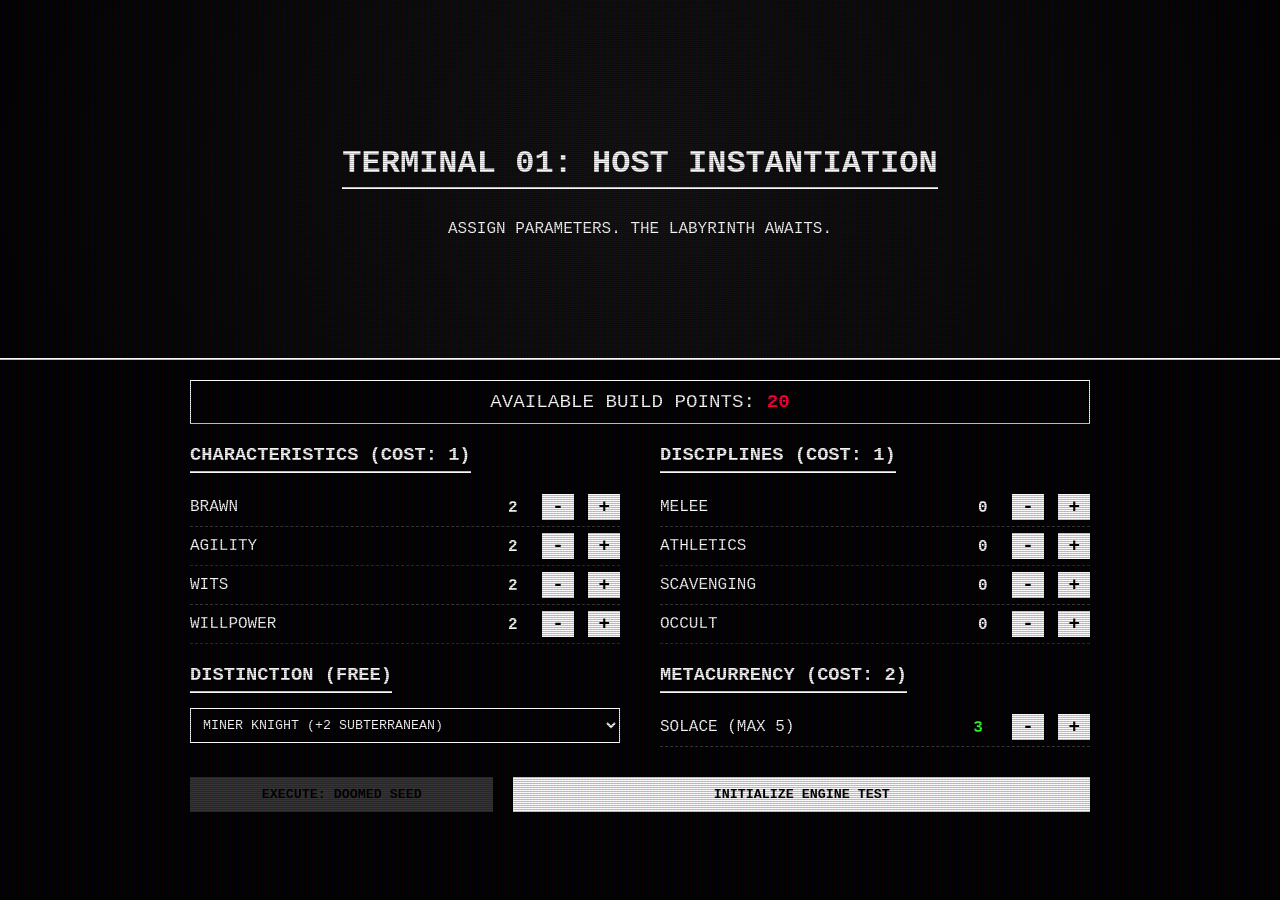
<file: test-engines/testrpgengine.html>
<!DOCTYPE html>
<html lang="en">
<head>
    <meta charset="UTF-8">
    <meta name="viewport" content="width=device-width, initial-scale=1.0">
    <title>Vermis Engine: Telemetry Stress Test</title>
    <style>
        :root {
            --bg-color: #000000;
            --text-color: #ffffff;
            --accent-red: #ff003c;
            --crt-green: #33ff33;
            --dark-gray: #1a1a1a;
        }

        * { box-sizing: border-box; }

        body {
            background-color: var(--bg-color);
            color: var(--text-color);
            font-family: "Courier New", Courier, monospace;
            text-transform: uppercase;
            margin: 0;
            height: 100vh;
            display: flex;
            flex-direction: column;
            overflow: hidden;
        }

        /* CRT Scanline Overlay */
        body::after {
            content: "";
            position: absolute;
            top: 0; left: 0; width: 100vw; height: 100vh;
            background: linear-gradient(rgba(18, 16, 16, 0) 50%, rgba(0, 0, 0, 0.25) 50%), 
                        linear-gradient(90deg, rgba(255, 0, 0, 0.06), rgba(0, 255, 0, 0.02), rgba(0, 0, 255, 0.06));
            background-size: 100% 2px, 3px 100%;
            pointer-events: none;
            z-index: 999;
        }

        /* Top Stage: Will eventually house the 2.5D Raycaster */
        #visual-stage-canvas {
            flex: 0 0 40%;
            border-bottom: 2px solid var(--text-color);
            padding: 20px;
            display: flex;
            flex-direction: column;
            justify-content: center;
            background: radial-gradient(circle, #111 0%, #000 100%);
            position: relative;
        }

        .engine-monitor {
            display: none; /* Hidden during builder */
            grid-template-columns: 1fr 1fr 1fr;
            gap: 15px;
            text-align: center;
        }

        .monitor-box {
            border: 1px solid #333;
            padding: 15px;
            background: rgba(0,0,0,0.8);
        }

        .monitor-val { font-size: 2em; font-weight: bold; margin-top: 10px; }
        .val-red { color: var(--accent-red); }
        .val-green { color: var(--crt-green); }

        /* Bottom Deck: Telemetry and Prompts */
        #rolling-telemetry-deck {
            flex: 1;
            padding: 20px;
            display: flex;
            flex-direction: column;
            overflow-y: auto;
            position: relative;
        }

        h1, h2, h3 { margin: 0 0 10px 0; display: inline-block; }
        .header-line { border-bottom: 2px solid var(--text-color); margin-bottom: 15px; padding-bottom: 5px; }

        /* Builder Layout */
        #builder-view { display: flex; flex-direction: column; gap: 20px; max-width: 900px; margin: 0 auto; width: 100%; }
        .grid-2 { display: grid; grid-template-columns: 1fr 1fr; gap: 40px; }
        .stat-row { display: flex; justify-content: space-between; align-items: center; border-bottom: 1px dashed #333; padding: 6px 0; }
        
        button {
            background: var(--text-color);
            color: var(--bg-color);
            border: none;
            padding: 10px 15px;
            font-family: inherit;
            font-weight: bold;
            cursor: pointer;
            text-transform: uppercase;
            transition: 0.1s;
        }
        
        button:hover:not(:disabled) { background: var(--accent-red); color: #fff; }
        button:disabled { opacity: 0.3; cursor: not-allowed; }
        .btn-small { padding: 2px 10px; margin-left: 5px; font-size: 1.2em;}

        /* Engine/RPG Layout */
        #rpg-view { display: none; flex-direction: column; height: 100%; max-width: 900px; margin: 0 auto; width: 100%; }
        
        #telemetry-log {
            flex: 1;
            border: 1px solid #333;
            background: var(--dark-gray);
            padding: 15px;
            overflow-y: auto;
            margin-bottom: 20px;
            display: flex;
            flex-direction: column;
            gap: 8px;
        }

        .log-entry { border-left: 3px solid #555; padding-left: 10px; color: #ccc; }
        .log-sys { border-left-color: var(--crt-green); color: var(--text-color); font-weight: bold; }
        .log-warn { border-left-color: var(--accent-red); color: var(--accent-red); }

        #action-panel {
            border: 2px solid var(--text-color);
            padding: 20px;
            min-height: 180px;
        }

        .action-grid { display: flex; flex-direction: column; gap: 10px; margin-top: 15px; }

    </style>
</head>
<body>

    <!-- TOP VISUAL STAGE -->
    <div id="visual-stage-canvas">
        <div id="builder-title" style="text-align: center; margin-top: 40px;">
            <h1 class="header-line">Terminal 01: Host Instantiation</h1>
            <p>Assign parameters. The labyrinth awaits.</p>
        </div>

        <div class="engine-monitor" id="engine-monitor">
            <div class="monitor-box">
                <div>Complications (Max 12)</div>
                <div class="monitor-val val-red" id="mon-comp">0</div>
                <div id="active-comps" style="font-size: 0.8em; margin-top: 5px; color:#aaa;">None</div>
            </div>
            <div class="monitor-box">
                <div>Solace (Action Economy)</div>
                <div class="monitor-val val-green" id="mon-solace">3</div>
            </div>
            <div class="monitor-box">
                <div>AI Malignancy</div>
                <div class="monitor-val val-red" id="mon-malignancy">0</div>
            </div>
        </div>
    </div>

    <!-- BOTTOM TELEMETRY DECK -->
    <div id="rolling-telemetry-deck">
        
        <!-- Phase 1: Builder -->
        <div id="builder-view">
            <div style="font-size: 1.2em; border: 1px solid var(--text-color); padding: 10px; text-align: center;">
                Available Build Points: <span id="bp-display" class="val-red" style="font-weight:bold;">20</span>
            </div>
            
            <div class="grid-2">
                <div id="panel-characteristics">
                    <h3 class="header-line">Characteristics (Cost: 1)</h3>
                    <!-- Injected -->
                </div>
                <div id="panel-disciplines">
                    <h3 class="header-line">Disciplines (Cost: 1)</h3>
                    <!-- Injected -->
                </div>
            </div>
            
            <div class="grid-2">
                <div>
                    <h3 class="header-line">Distinction (Free)</h3>
                    <select id="distinction-select" style="background:#000; color:#fff; border:1px solid #fff; padding:8px; font-family:inherit; width:100%; text-transform:uppercase;">
                        <option value="Miner Knight">Miner Knight (+2 Subterranean)</option>
                        <option value="Murk Sage">Murk Sage (+2 Occult/Miasma)</option>
                        <option value="Cursed Fool">Cursed Fool (Unique Node Bypasses)</option>
                    </select>
                </div>
                <div>
                    <h3 class="header-line">Metacurrency (Cost: 2)</h3>
                    <div class="stat-row">
                        <span>Solace (Max 5)</span>
                        <div>
                            <span id="stat-solace" class="val-green" style="margin-right: 15px; font-weight:bold;">3</span>
                            <button class="btn-small" onclick="modStat('solace', -1)">-</button>
                            <button class="btn-small" onclick="modStat('solace', 1)">+</button>
                        </div>
                    </div>
                </div>
            </div>

            <div style="display: flex; gap: 20px; margin-top: 10px;">
                <button onclick="randomizeSeed()" style="flex: 1; background: #333;">Execute: Doomed Seed</button>
                <button onclick="bootEngine()" id="btn-boot" style="flex: 2;">Initialize Engine Test</button>
            </div>
        </div>

        <!-- Phase 2: RPG Combat / Dialog Trees -->
        <div id="rpg-view">
            <div id="telemetry-log">
                <div class="log-sys">> Engine initialized. Subject descending into Pestilent Mines...</div>
            </div>

            <div id="action-panel">
                <h2 id="prompt-title">Awaiting Telemetry...</h2>
                <p id="prompt-desc" style="color: #ccc; margin-bottom: 10px;"></p>
                <div id="prompt-math" style="font-size: 0.9em; color: var(--accent-red); margin-bottom: 15px; font-weight: bold;"></div>
                
                <div class="action-grid" id="action-buttons">
                    <!-- Buttons injected -->
                </div>
            </div>
        </div>

    </div>

<script>
    // --- 1. STATE & DATA ---
    let points = 20;
    
    const stats = {
        characteristics: {
            brawn: { val: 2, min: 2, max: 8, cost: 1 },
            agility: { val: 2, min: 2, max: 8, cost: 1 },
            wits: { val: 2, min: 2, max: 8, cost: 1 },
            willpower: { val: 2, min: 2, max: 8, cost: 1 }
        },
        disciplines: {
            melee: { val: 0, min: 0, max: 5, cost: 1 },
            athletics: { val: 0, min: 0, max: 5, cost: 1 },
            scavenging: { val: 0, min: 0, max: 5, cost: 1 },
            occult: { val: 0, min: 0, max: 5, cost: 1 }
        },
        solace: { val: 3, min: 3, max: 5, cost: 2 }
    };

    let engineState = {
        distinction: "",
        complicationVal: 0,
        complicationNames: [],
        malignancy: 0,
        scenarioIndex: 0
    };

    // --- 2. BUILDER LOGIC ---
    function renderBuilder() {
        document.getElementById('bp-display').innerText = points;
        
        ['characteristics', 'disciplines'].forEach(cat => {
            const panel = document.getElementById(`panel-${cat}`);
            // Keep header, clear rows
            panel.innerHTML = `<h3 class="header-line">${cat} (Cost: 1)</h3>`;
            
            for (const [key, data] of Object.entries(stats[cat])) {
                panel.innerHTML += `
                    <div class="stat-row">
                        <span>${key}</span>
                        <div>
                            <span style="display:inline-block; width:30px; text-align:center; font-weight:bold;">${data.val}</span>
                            <button class="btn-small" onclick="modStat('${cat}', '${key}', -1)">-</button>
                            <button class="btn-small" onclick="modStat('${cat}', '${key}', 1)">+</button>
                        </div>
                    </div>
                `;
            }
        });
        document.getElementById('stat-solace').innerText = stats.solace.val;
    }

    function modStat(cat, key, amount) {
        let obj = cat === 'solace' ? stats.solace : stats[cat][key];
        let cost = obj.cost * amount;
        
        if (amount > 0 && points - cost < 0) return; 
        if (obj.val + amount > obj.max || obj.val + amount < obj.min) return; 
        
        obj.val += amount;
        points -= cost;
        renderBuilder();
    }

    function randomizeSeed() {
        points = 20;
        for (let cat in stats.characteristics) stats.characteristics[cat].val = 2;
        for (let cat in stats.disciplines) stats.disciplines[cat].val = 0;
        stats.solace.val = 3;
        points -= 8; // core stats cost

        let pool = [
            ...Object.keys(stats.characteristics).map(k => ({c:'characteristics', k})), 
            ...Object.keys(stats.disciplines).map(k => ({c:'disciplines', k}))
        ];
        
        while (points > 0) {
            let target = pool[Math.floor(Math.random() * pool.length)];
            let obj = stats[target.c][target.k];
            if (obj.val < obj.max) {
                obj.val++;
                points--;
            }
        }
        
        const dists = document.getElementById('distinction-select');
        dists.selectedIndex = Math.floor(Math.random() * dists.options.length);
        renderBuilder();
    }

    function bootEngine() {
        if (points > 0 && !confirm("Unspent BP detected. Initialize anyway?")) return;
        
        engineState.distinction = document.getElementById('distinction-select').value;
        
        // Swap UI
        document.getElementById('builder-title').style.display = 'none';
        document.getElementById('builder-view').style.display = 'none';
        document.getElementById('engine-monitor').style.display = 'grid';
        document.getElementById('rpg-view').style.display = 'flex';
        
        updateMonitor();
        loadScenario();
    }

    // --- 3. RPG ENGINE STATE MACHINE ---
    
    // Calculate Base Action Value before drag
    function getBaseAV(char, disc) {
        return stats.characteristics[char].val + stats.disciplines[disc].val;
    }

    // Calculate Net Action Value (applies mechanical drag)
    function getNetAV(baseAV) {
        return Math.max(0, baseAV - engineState.complicationVal);
    }

    function updateMonitor() {
        document.getElementById('mon-comp').innerText = `${engineState.complicationVal} / 12`;
        document.getElementById('mon-solace').innerText = stats.solace.val;
        document.getElementById('mon-malignancy').innerText = engineState.malignancy;
        
        if (engineState.complicationNames.length > 0) {
            document.getElementById('active-comps').innerText = engineState.complicationNames.join(", ");
            document.getElementById('active-comps').style.color = "var(--accent-red)";
        }
    }

    function logTerminal(msg, type = "log-entry") {
        const log = document.getElementById('telemetry-log');
        log.innerHTML += `<div class="${type}">${msg}</div>`;
        log.scrollTop = log.scrollHeight;
    }

    // --- 4. SCENARIO DATA & LOGIC ---
    
    const scenarios = [
        {
            title: "Obstacle: The Rusted Portcullis",
            desc: "A heavy iron gate blocks the corridor. The scent of rot drifts from the gaps. It must be pried open to proceed.",
            stat1: "brawn", stat2: "athletics", tn: 8,
            setup: function() {
                let base = getBaseAV(this.stat1, this.stat2);
                let net = getNetAV(base);
                document.getElementById('prompt-math').innerText = `CHECK: [BRAWN + ATHLETICS] vs TN ${this.tn}`;
                
                let opts = [];
                if (net >= this.tn) {
                    opts.push({ label: `Direct Resolution (AV ${net})`, action: () => {
                        logTerminal(`> Base ${base} - Drag ${engineState.complicationVal} = AV ${net}. TN ${this.tn} cleared.`, "log-sys");
                        logTerminal("> The gate screeches open cleanly.", "log-entry");
                        advance();
                    }});
                } else {
                    opts.push({ label: `Direct Resolution (AV ${net}) - WILL FAIL`, action: () => {
                        logTerminal(`> Base ${base} - Drag ${engineState.complicationVal} = AV ${net}. Falls short of TN ${this.tn}.`, "log-warn");
                        logTerminal("> The gate holds fast. The noise attracts attention.", "log-entry");
                        advance();
                    }});
                    
                    let deficit = this.tn - net;
                    opts.push({ label: `Exert Force (Gain Complication: Torn Muscle ${deficit})`, action: () => {
                        logTerminal(`> EXERTION PROTOCOL: Player forces success. Gap of ${deficit} bridged.`, "log-warn");
                        applyComplication(`Torn Muscle`, deficit);
                        advance();
                    }});
                }
                renderOptions(opts);
            }
        },
        {
            title: "Threat: Corpse Sentry Ambush",
            desc: "A Corpse Sentry drops from the ceiling, telegraphing a heavy cleaver strike directly at your skull.",
            stat1: "agility", stat2: "athletics", tn: 9,
            setup: function() {
                let base = getBaseAV(this.stat1, this.stat2);
                let net = getNetAV(base);
                document.getElementById('prompt-math').innerText = `CHECK: [AGILITY + ATHLETICS] vs TN ${this.tn}`;
                
                let opts = [];
                if (net >= this.tn) {
                    opts.push({ label: `Evade (AV ${net})`, action: () => {
                        logTerminal(`> Evasion successful. AV ${net} meets TN ${this.tn}.`, "log-sys");
                        advance();
                    }});
                } else {
                    let deficit = this.tn - net;
                    if (stats.solace.val > 0) {
                        opts.push({ label: `Burn ${deficit} Solace to Dodge`, action: () => {
                            if(stats.solace.val >= deficit) {
                                logTerminal(`> METACURRENCY BURN: ${deficit} Solace spent to dodge. Transferring to AI Malignancy.`, "log-sys");
                                stats.solace.val -= deficit;
                                engineState.malignancy += deficit;
                                updateMonitor();
                                advance();
                            } else {
                                alert("Insufficient Solace.");
                            }
                        }});
                    }
                    opts.push({ label: `Accept Hit (Gain Complication: Shattered Ribs 5)`, action: () => {
                        logTerminal("> CRITICAL IMPACT. Defensive check failed.", "log-warn");
                        applyComplication("Shattered Ribs", 5);
                        advance();
                    }});
                }
                renderOptions(opts);
            }
        },
        {
            title: "Opportunity: Retaliation",
            desc: "The Corpse Sentry is off-balance. A clean strike will sever its spine.",
            stat1: "brawn", stat2: "melee", tn: 5,
            setup: function() {
                let base = getBaseAV(this.stat1, this.stat2);
                let net = getNetAV(base);
                document.getElementById('prompt-math').innerText = `CHECK: [BRAWN + MELEE] vs TN ${this.tn}`;
                
                let opts = [];
                opts.push({ label: `Strike (AV ${net})`, action: () => {
                    if (net >= this.tn + 4) {
                        logTerminal(`> HEROIC ADVANTAGE: AV ${net} obliterates TN ${this.tn}. Enemy decaptitated.`, "log-sys");
                    } else if (net >= this.tn) {
                        logTerminal(`> AV ${net} vs TN ${this.tn}. Enemy dispatched.`, "log-sys");
                    } else {
                        logTerminal(`> AV ${net} vs TN ${this.tn}. Your weapon bounces off rusted armor.`, "log-warn");
                    }
                    
                    if (engineState.malignancy >= 2) {
                        logTerminal("> MALIGNANCY THRESHOLD REACHED. AI INITIATING OVERRIDE.", "log-warn");
                        setTimeout(() => {
                            logTerminal("> Localized Toxic Fog spawned. Permanent +2 TN to all Agility checks.", "log-warn");
                        }, 800);
                    }
                    setTimeout(() => { endSimulation(); }, 2000);
                }});
                renderOptions(opts);
            }
        }
    ];

    function loadScenario() {
        if(engineState.complicationVal >= 12) {
            deathSequence();
            return;
        }

        if(engineState.scenarioIndex >= scenarios.length) return;
        
        let s = scenarios[engineState.scenarioIndex];
        document.getElementById('prompt-title').innerText = s.title;
        document.getElementById('prompt-desc').innerText = s.desc;
        s.setup();
    }

    function advance() {
        engineState.scenarioIndex++;
        document.getElementById('action-buttons').innerHTML = ''; // clear
        setTimeout(loadScenario, 1200);
    }

    function renderOptions(optsArray) {
        const container = document.getElementById('action-buttons');
        container.innerHTML = '';
        optsArray.forEach(opt => {
            let btn = document.createElement('button');
            btn.innerText = opt.label;
            btn.onclick = () => { 
                container.innerHTML = ''; // Prevent double clicks
                opt.action(); 
            };
            container.appendChild(btn);
        });
    }

    function applyComplication(name, val) {
        engineState.complicationVal += val;
        engineState.complicationNames.push(`${name} (${val})`);
        logTerminal(`> COMPLICATION ACQUIRED: ${name}. Mechanical Drag increased by ${val}.`, "log-warn");
        updateMonitor();
    }

    function deathSequence() {
        document.getElementById('prompt-title').innerText = "TERMINAL STATE";
        document.getElementById('prompt-desc').innerText = "Complication threshold exceeded. The Wayfarer has succumbed to the labyrinth.";
        document.getElementById('prompt-math').innerText = "SYSTEM HALTED";
        document.getElementById('action-buttons').innerHTML = '<button onclick="location.reload()">Reboot Simulation</button>';
    }

    function endSimulation() {
        document.getElementById('prompt-title').innerText = "TEST COMPLETE";
        document.getElementById('prompt-desc').innerText = "Telemetry gathered successfully. The math holds.";
        document.getElementById('prompt-math').innerText = "";
        document.getElementById('action-buttons').innerHTML = '<button onclick="location.reload()">Return to Builder</button>';
    }

    // Init
    renderBuilder();
</script>
</body>
</html>
</file>
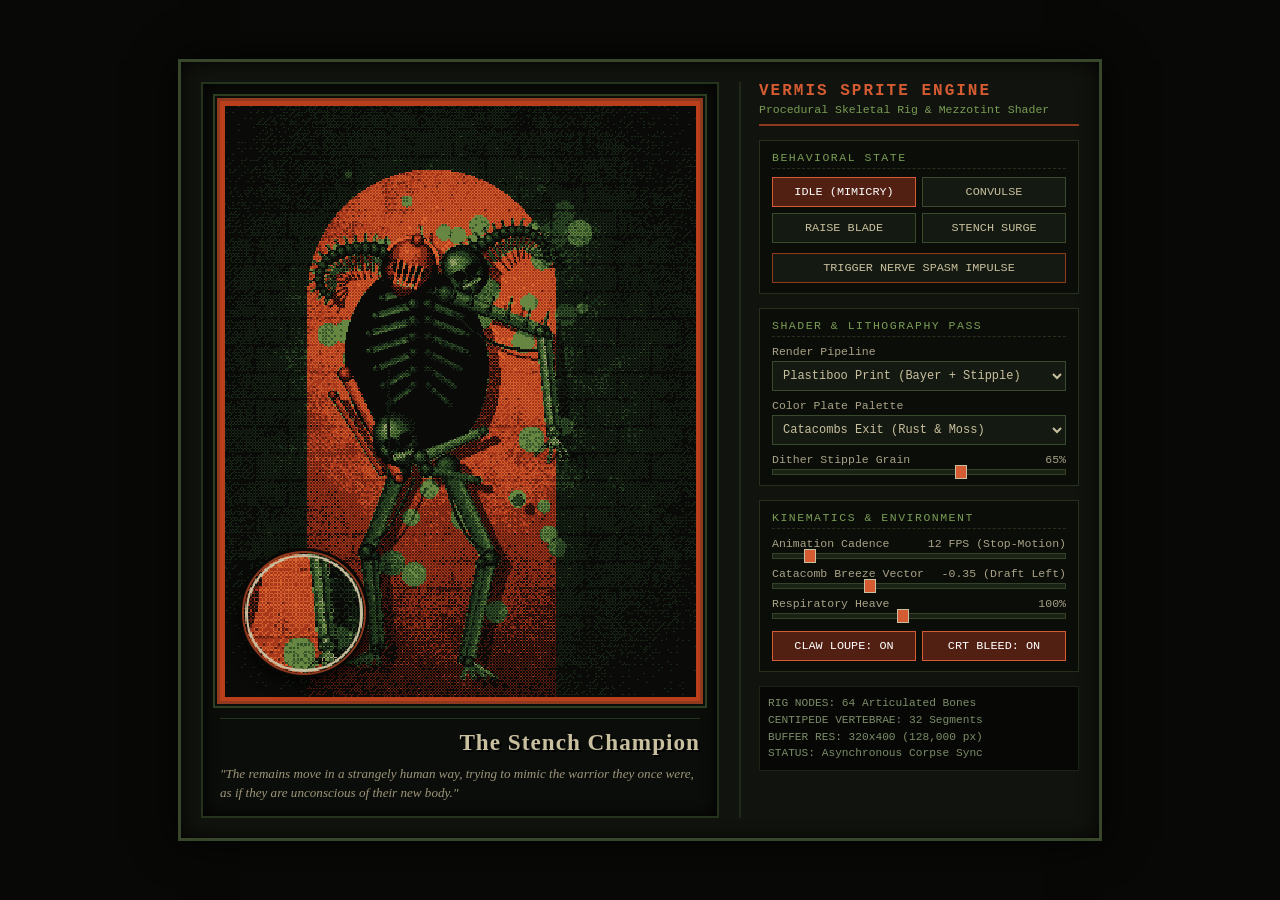
<file: test-engines/testvani.html>
<!DOCTYPE html>
<html lang="en">
<head>
<meta charset="UTF-8">
<meta name="viewport" content="width=device-width, initial-scale=1.0">
<title>VERMIS // Enemy Animation Testbench: The Stench Champion</title>
<style>
  :root {
    --bg-void: #080907;
    --panel-bg: #11130e;
    --border-ink: #38472b;
    --border-rust: #8f391e;
    --text-bone: #c8bf9e;
    --text-moss: #7a9c54;
    --text-rust: #d45b32;
  }

  * {
    box-sizing: border-box;
    margin: 0;
    padding: 0;
    user-select: none;
  }

  body {
    background-color: var(--bg-void);
    color: var(--text-bone);
    font-family: "Courier New", Courier, monospace;
    display: flex;
    justify-content: center;
    align-items: center;
    min-height: 100vh;
    padding: 16px;
    overflow-x: hidden;
  }

  .workbench {
    display: grid;
    grid-template-columns: auto 340px;
    gap: 20px;
    background: var(--panel-bg);
    border: 3px solid var(--border-ink);
    box-shadow: 0 0 40px rgba(0, 0, 0, 0.95), inset 0 0 20px rgba(0, 0, 0, 0.8);
    padding: 20px;
    max-width: 1100px;
  }

  @media (max-width: 900px) {
    .workbench {
      grid-template-columns: 1fr;
      justify-items: center;
    }
  }

  /* Viewport Frame matching Vermis I Page 11 */
  .viewport-container {
    position: relative;
    padding: 14px;
    background: #0b0d0a;
    border: 2px solid #25331d;
    box-shadow: inset 0 0 15px #000;
    display: flex;
    flex-direction: column;
    align-items: center;
  }

  .plate-frame {
    position: relative;
    border: 3px solid var(--border-rust);
    background: #000;
    line-height: 0;
    box-shadow: 0 0 0 2px #0b0d0a, 0 0 0 4px #2c3d22;
  }

  canvas#displayCanvas {
    width: 480px;
    height: 600px;
    image-rendering: pixelated;
    image-rendering: crisp-edges;
  }

  @media (max-width: 560px) {
    canvas#displayCanvas {
      width: 320px;
      height: 400px;
    }
  }

  /* Circular Loupe Inset from Page 11 */
  .loupe-inset {
    position: absolute;
    bottom: 26px;
    left: 22px;
    width: 124px;
    height: 124px;
    border-radius: 50%;
    border: 2px solid var(--border-rust);
    box-shadow: 0 0 0 3px #080907, 0 6px 18px rgba(0,0,0,0.9);
    overflow: hidden;
    background: #080907;
    pointer-events: none;
  }

  .loupe-inset canvas {
    width: 100%;
    height: 100%;
    image-rendering: pixelated;
  }

  .plate-caption {
    width: 100%;
    max-width: 480px;
    margin-top: 14px;
    padding-top: 10px;
    border-top: 1px solid #25331d;
  }

  .plate-title {
    font-family: Georgia, "Times New Roman", serif;
    font-size: 1.45rem;
    letter-spacing: 1px;
    color: var(--text-bone);
    text-align: right;
    margin-bottom: 8px;
    font-weight: bold;
    text-shadow: 2px 2px 0 #000;
  }

  .plate-lore {
    font-family: Georgia, "Times New Roman", serif;
    font-size: 0.82rem;
    line-height: 1.45;
    color: #9e967a;
    font-style: italic;
  }

  /* Control Sidebar */
  .controls-panel {
    display: flex;
    flex-direction: column;
    gap: 14px;
    border-left: 2px solid #20291a;
    padding-left: 18px;
  }

  @media (max-width: 900px) {
    .controls-panel {
      border-left: none;
      border-top: 2px solid #20291a;
      padding-left: 0;
      padding-top: 18px;
      width: 100%;
    }
  }

  .panel-header {
    border-bottom: 2px solid var(--border-rust);
    padding-bottom: 8px;
  }

  .panel-header h2 {
    font-size: 1rem;
    color: var(--text-rust);
    text-transform: uppercase;
    letter-spacing: 2px;
  }

  .panel-header p {
    font-size: 0.72rem;
    color: var(--text-moss);
    margin-top: 3px;
  }

  .control-group {
    background: #0b0d09;
    border: 1px solid #25301d;
    padding: 10px 12px;
    display: flex;
    flex-direction: column;
    gap: 8px;
  }

  .group-title {
    font-size: 0.72rem;
    text-transform: uppercase;
    letter-spacing: 1.5px;
    color: var(--text-moss);
    border-bottom: 1px dashed #25301d;
    padding-bottom: 4px;
  }

  .btn-grid {
    display: grid;
    grid-template-columns: 1fr 1fr;
    gap: 6px;
  }

  button {
    background: #141a11;
    color: var(--text-bone);
    border: 1px solid #384a2b;
    padding: 7px 8px;
    font-family: inherit;
    font-size: 0.74rem;
    cursor: pointer;
    text-transform: uppercase;
    transition: all 0.12s ease;
  }

  button:hover {
    background: #212e1b;
    border-color: var(--text-moss);
  }

  button.active {
    background: #522012;
    border-color: var(--text-rust);
    color: #fff;
  }

  .slider-row {
    display: flex;
    flex-direction: column;
    gap: 3px;
  }

  .slider-label {
    display: flex;
    justify-content: space-between;
    font-size: 0.72rem;
    color: #a9a287;
  }

  input[type="range"] {
    -webkit-appearance: none;
    appearance: none;
    width: 100%;
    height: 6px;
    background: #1a2115;
    border: 1px solid #334228;
    outline: none;
  }

  input[type="range"]::-webkit-slider-thumb {
    -webkit-appearance: none;
    appearance: none;
    width: 12px;
    height: 14px;
    background: var(--text-rust);
    border: 1px solid var(--text-bone);
    cursor: pointer;
  }

  select {
    background: #141a11;
    color: var(--text-bone);
    border: 1px solid #384a2b;
    padding: 6px;
    font-family: inherit;
    font-size: 0.75rem;
    outline: none;
  }

  .telemetry {
    font-size: 0.7rem;
    color: #7c8c68;
    line-height: 1.5;
    background: #070806;
    padding: 8px;
    border: 1px solid #1c2416;
  }
</style>
</head>
<body>

<div class="workbench">
  <!-- Main Animation Plate -->
  <div class="viewport-container">
    <div class="plate-frame">
      <canvas id="displayCanvas" width="320" height="400"></canvas>
      <!-- Magnified Claw Inset matching Page 11 -->
      <div class="loupe-inset" id="loupeContainer">
        <canvas id="loupeCanvas" width="96" height="96"></canvas>
      </div>
    </div>
    <div class="plate-caption">
      <div class="plate-title">The Stench Champion</div>
      <div class="plate-lore">
        "The remains move in a strangely human way, trying to mimic the warrior they once were, as if they are unconscious of their new body."
      </div>
    </div>
  </div>

  <!-- Engine Inspector & Controls -->
  <div class="controls-panel">
    <div class="panel-header">
      <h2>Vermis Sprite Engine</h2>
      <p>Procedural Skeletal Rig & Mezzotint Shader</p>
    </div>

    <div class="control-group">
      <div class="group-title">Behavioral State</div>
      <div class="btn-grid">
        <button class="state-btn active" data-state="idle">Idle (Mimicry)</button>
        <button class="state-btn" data-state="convulse">Convulse</button>
        <button class="state-btn" data-state="aggro">Raise Blade</button>
        <button class="state-btn" data-state="miasma">Stench Surge</button>
      </div>
      <button id="impulseBtn" style="margin-top:2px; border-color:#8f391e;">Trigger Nerve Spasm Impulse</button>
    </div>

    <div class="control-group">
      <div class="group-title">Shader & Lithography Pass</div>
      <div class="slider-row">
        <div class="slider-label"><span>Render Pipeline</span></div>
        <select id="shaderMode">
          <option value="plastiboo">Plastiboo Print (Bayer + Stipple)</option>
          <option value="bayer">Strict 8x8 Ordered Dither (DOS)</option>
          <option value="gbuffer">Raw Volumetric G-Buffer (Debug)</option>
        </select>
      </div>
      <div class="slider-row">
        <div class="slider-label"><span>Color Plate Palette</span></div>
        <select id="paletteMode">
          <option value="catacombs">Catacombs Exit (Rust & Moss)</option>
          <option value="flutewoods">Flutewoods CRT (Putrid Green)</option>
          <option value="brutalist">1-Bit Abyssal Brutalist (Bone/Void)</option>
        </select>
      </div>
      <div class="slider-row">
        <div class="slider-label">
          <span>Dither Stipple Grain</span>
          <span id="grainVal">65%</span>
        </div>
        <input type="range" id="grainSlider" min="0" max="100" value="65">
      </div>
    </div>

    <div class="control-group">
      <div class="group-title">Kinematics & Environment</div>
      <div class="slider-row">
        <div class="slider-label">
          <span>Animation Cadence</span>
          <span id="fpsVal">12 FPS (Stop-Motion)</span>
        </div>
        <input type="range" id="fpsSlider" min="6" max="60" step="6" value="12">
      </div>
      <div class="slider-row">
        <div class="slider-label">
          <span>Catacomb Breeze Vector</span>
          <span id="windVal">-0.35 (Draft Left)</span>
        </div>
        <input type="range" id="windSlider" min="-100" max="100" value="-35">
      </div>
      <div class="slider-row">
        <div class="slider-label">
          <span>Respiratory Heave</span>
          <span id="breathVal">100%</span>
        </div>
        <input type="range" id="breathSlider" min="20" max="200" value="100">
      </div>
      <div class="btn-grid" style="margin-top:4px;">
        <button id="toggleLoupeBtn" class="active">Claw Loupe: ON</button>
        <button id="toggleScanlinesBtn" class="active">CRT Bleed: ON</button>
      </div>
    </div>

    <div class="telemetry" id="telemetryBox">
      RIG NODES: 64 Articulated Bones<br>
      CENTIPEDE VERTEBRAE: 32 Segments<br>
      BUFFER RES: 320x400 (128,000 px)<br>
      STATUS: Asynchronous Corpse Sync
    </div>
  </div>
</div>

<script>
(() => {
  const W = 320;
  const H = 400;

  const displayCanvas = document.getElementById('displayCanvas');
  const ctx = displayCanvas.getContext('2d', { willReadFrequently: true });

  const loupeCanvas = document.getElementById('loupeCanvas');
  const loupeCtx = loupeCanvas.getContext('2d');
  const loupeContainer = document.getElementById('loupeContainer');

  // Offscreen G-Buffer for volumetric anatomical rendering
  // R = Luminance (0..255), G = Material (40=Moss, 130=Bone, 230=Rust/Blood), B = Edge/Roughness
  const gCanvas = document.createElement('canvas');
  gCanvas.width = W;
  gCanvas.height = H;
  const gCtx = gCanvas.getContext('2d', { willReadFrequently: true });

  const outImg = ctx.createImageData(W, H);
  const outBuf32 = new Uint32Array(outImg.data.buffer);

  // Precompute 8x8 Bayer Ordered Dither Matrix (-0.5 to +0.5 normalized)
  const BAYER_8X8 = new Float32Array(64);
  const rawBayer = [
     0, 32,  8, 40,  2, 34, 10, 42,
    48, 16, 56, 24, 50, 18, 58, 26,
    12, 44,  4, 36, 14, 46,  6, 38,
    60, 28, 52, 20, 62, 30, 54, 22,
     3, 35, 11, 43,  1, 33,  9, 41,
    51, 19, 59, 27, 49, 17, 57, 25,
    15, 47,  7, 39, 13, 45,  5, 37,
    63, 31, 55, 23, 61, 29, 53, 21
  ];
  for (let i = 0; i < 64; i++) {
    BAYER_8X8[i] = (rawBayer[i] / 64.0) - 0.5;
  }

  // Static lithography paper texture & background masonry cache
  const paperGrain = new Float32Array(W * H);
  const bgArchMask = new Uint8Array(W * H); // 0 = outer stone wall, 1 = inner rust archway, 2 = arch border
  const bgLum = new Float32Array(W * H);

  function hash2D(x, y) {
    let n = Math.sin(x * 127.1 + y * 311.7) * 43758.5453123;
    return n - Math.floor(n);
  }

  function valueNoise(x, y) {
    const ix = Math.floor(x), iy = Math.floor(y);
    const fx = x - ix, fy = y - iy;
    const ux = fx * fx * (3 - 2 * fx);
    const uy = fy * fy * (3 - 2 * fy);
    const a = hash2D(ix, iy);
    const b = hash2D(ix + 1, iy);
    const c = hash2D(ix, iy + 1);
    const d = hash2D(ix + 1, iy + 1);
    return a + (b - a) * ux + (c - a) * uy + (a - b - c + d) * ux * uy;
  }

  function fbm(x, y) {
    return 0.55 * valueNoise(x, y) +
           0.30 * valueNoise(x * 2.1, y * 2.1) +
           0.15 * valueNoise(x * 4.3, y * 4.3);
  }

  // Build static Catacombs Exit archway & stone masonry matching Page 11
  function initBackgroundField() {
    const archCenterX = W * 0.44;
    const archSpringY = 128;
    const archRadius = 88;

    for (let y = 0; y < H; y++) {
      for (let x = 0; x < W; x++) {
        const idx = y * W + x;
        const n1 = hash2D(x, y) - 0.5;
        const n2 = fbm(x * 0.08, y * 0.08) - 0.5;
        paperGrain[idx] = n1 * 0.65 + n2 * 0.35;

        // Archway distance calculation
        let distToArch = 999;
        if (y < archSpringY) {
          const dx = x - archCenterX;
          const dy = y - archSpringY;
          distToArch = Math.hypot(dx, dy) - archRadius;
        } else {
          distToArch = Math.abs(x - archCenterX) - archRadius;
        }

        // Masonry brick lines
        const brickRow = Math.floor(y / 18);
        const brickOffset = (brickRow % 2) * 22;
        const brickY = y % 18;
        const brickX = (x + brickOffset) % 44;
        const mortar = (brickY < 2 || brickX < 2) ? -0.18 : 0.0;
        const stoneTex = fbm(x * 0.06, y * 0.06);

        // Radial vignette
        const vx = (x - W * 0.5) / (W * 0.55);
        const vy = (y - H * 0.48) / (H * 0.55);
        const vignette = Math.max(0, 1.0 - (vx * vx * 0.65 + vy * vy * 0.75));

        if (distToArch < -5) {
          // Inside the glowing crimson/rust catacomb arch
          bgArchMask[idx] = 1;
          const innerGrad = Math.max(0.15, 1.0 - Math.max(0, (y - 50) / 330));
          bgLum[idx] = (0.42 + innerGrad * 0.48 + (stoneTex - 0.5) * 0.22 + mortar * 0.4) * vignette;
        } else if (distToArch < 7) {
          // Archway stone trim
          bgArchMask[idx] = 2;
          bgLum[idx] = (0.22 + stoneTex * 0.25 + mortar) * vignette;
        } else {
          // Surrounding moss-green catacomb brick wall
          bgArchMask[idx] = 0;
          bgLum[idx] = (0.14 + stoneTex * 0.34 + mortar) * vignette;
        }
      }
    }
  }
  initBackgroundField();

  // Palettes packed as ABGR 32-bit integers (little-endian)
  function packRGB(r, g, b) {
    return (255 << 24) | (b << 16) | (g << 8) | r;
  }

  const PALETTES = {
    catacombs: {
      inkBlack:   packRGB(10, 11, 8),
      deepMoss:   packRGB(24, 42, 23),
      midMoss:    packRGB(52, 83, 41),
      brightMoss: packRGB(102, 134, 66),
      boneLight:  packRGB(178, 168, 128),
      darkRust:   packRGB(92, 28, 16),
      midRust:    packRGB(168, 56, 28),
      brightRust: packRGB(214, 96, 45),
      borderRust: packRGB(185, 62, 28)
    },
    flutewoods: {
      inkBlack:   packRGB(7, 10, 7),
      deepMoss:   packRGB(18, 38, 20),
      midMoss:    packRGB(42, 78, 38),
      brightMoss: packRGB(90, 138, 68),
      boneLight:  packRGB(152, 186, 112),
      darkRust:   packRGB(16, 34, 18),
      midRust:    packRGB(35, 68, 32),
      brightRust: packRGB(74, 118, 54),
      borderRust: packRGB(64, 108, 48)
    },
    brutalist: {
      inkBlack:   packRGB(8, 8, 8),
      deepMoss:   packRGB(28, 28, 26),
      midMoss:    packRGB(82, 80, 74),
      brightMoss: packRGB(168, 162, 148),
      boneLight:  packRGB(232, 226, 210),
      darkRust:   packRGB(45, 14, 14),
      midRust:    packRGB(120, 26, 22),
      brightRust: packRGB(190, 42, 34),
      borderRust: packRGB(180, 38, 30)
    }
  };

  // Simulation & UI state
  let state = {
    mode: 'idle',
    shader: 'plastiboo',
    palette: 'catacombs',
    grain: 0.65,
    fps: 12,
    wind: -0.35,
    breathScale: 1.0,
    showLoupe: true,
    scanlines: true,
    spasmImpulse: 0.0
  };

  // Miasma / Stench Spore particles
  const spores = Array.from({ length: 48 }, () => ({
    x: 80 + Math.random() * 170,
    y: 70 + Math.random() * 290,
    r: 1.2 + Math.random() * 3.2,
    vy: -12 - Math.random() * 22,
    phase: Math.random() * Math.PI * 2,
    alpha: 0.3 + Math.random() * 0.7
  }));

  // Helper: Draw a 3D-shaded bone segment onto the G-Buffer
  function drawBoneSegment(x1, y1, x2, y2, r1, r2, matID = 95, lumBoost = 1.0) {
    const dx = x2 - x1;
    const dy = y2 - y1;
    const len = Math.hypot(dx, dy);
    if (len < 0.5) return;
    const nx = -dy / len;
    const ny = dx / len;

    // Normal-mapped cylindrical gradient perpendicular to bone shaft
    const cx = (x1 + x2) * 0.5;
    const cy = (y1 + y2) * 0.5;
    const maxR = Math.max(r1, r2) * 1.3;

    const grad = gCtx.createLinearGradient(
      cx - nx * maxR, cy - ny * maxR,
      cx + nx * maxR, cy + ny * maxR
    );

    const hi = Math.min(250, Math.round(215 * lumBoost));
    const mid = Math.min(240, Math.round(135 * lumBoost));
    const low = Math.min(200, Math.round(35 * lumBoost));

    grad.addColorStop(0.0, `rgb(${low}, ${matID}, 40)`);
    grad.addColorStop(0.32, `rgb(${hi}, ${matID}, 180)`);
    grad.addColorStop(0.7, `rgb(${mid}, ${matID}, 110)`);
    grad.addColorStop(1.0, `rgb(18, ${matID}, 30)`);

    gCtx.fillStyle = grad;
    gCtx.beginPath();
    gCtx.moveTo(x1 - nx * r1, y1 - ny * r1);
    gCtx.quadraticCurveTo(
      cx - nx * ((r1 + r2) * 0.36),
      cy - ny * ((r1 + r2) * 0.36),
      x2 - nx * r2, y2 - ny * r2
    );
    gCtx.arc(x2, y2, r2 * 1.15, Math.atan2(-ny, -nx), Math.atan2(ny, nx));
    gCtx.quadraticCurveTo(
      cx + nx * ((r1 + r2) * 0.36),
      cy + ny * ((r1 + r2) * 0.36),
      x1 + nx * r1, y1 + ny * r1
    );
    gCtx.arc(x1, y1, r1 * 1.15, Math.atan2(ny, nx), Math.atan2(-ny, -nx));
    gCtx.closePath();
    gCtx.fill();

    // Knuckle condyle highlights at ends
    drawSphereVolume(x1, y1, r1 * 1.22, matID, lumBoost * 0.92);
    drawSphereVolume(x2, y2, r2 * 1.22, matID, lumBoost * 0.92);
  }

  // Helper: Draw a 3D-lit volumetric sphere/mass onto the G-Buffer
  function drawSphereVolume(x, y, radius, matID = 90, lumBoost = 1.0) {
    if (radius <= 0.5) return;
    const lx = x - radius * 0.32;
    const ly = y - radius * 0.35;
    const grad = gCtx.createRadialGradient(lx, ly, radius * 0.08, x, y, radius);
    const hi = Math.min(252, Math.round(220 * lumBoost));
    const mid = Math.min(220, Math.round(120 * lumBoost));
    grad.addColorStop(0.0, `rgb(${hi}, ${matID}, 210)`);
    grad.addColorStop(0.55, `rgb(${mid}, ${matID}, 120)`);
    grad.addColorStop(1.0, `rgb(14, ${matID}, 25)`);

    gCtx.fillStyle = grad;
    gCtx.beginPath();
    gCtx.arc(x, y, radius, 0, Math.PI * 2);
    gCtx.fill();
  }

  // Helper: Draw a hanging sinew/tendon strand affected by wind
  function drawSinewStrand(x1, y1, x2, y2, sag, windForce, matID = 60) {
    const mx = (x1 + x2) * 0.5 + windForce * sag * 0.45;
    const my = (y1 + y2) * 0.5 + sag;
    gCtx.strokeStyle = `rgb(75, ${matID}, 90)`;
    gCtx.lineWidth = 1.6;
    gCtx.beginPath();
    gCtx.moveTo(x1, y1);
    gCtx.quadraticCurveTo(mx, my, x2, y2);
    gCtx.stroke();
  }

  // Helper: Draw an articulated centipede-like spinal horn arch (Page 11 signature feature)
  function drawCentipedeSpineArch(startX, startY, dir, t, spasm, breath) {
    const segments = 16;
    let px = startX;
    let py = startY;
    let baseAngle = dir < 0 ? -Math.PI * 0.72 : -Math.PI * 0.28;

    for (let i = 0; i < segments; i++) {
      const frac = i / segments;
      const wave = Math.sin(t * 3.2 - i * 0.45) * 0.08 + spasm * Math.sin(t * 28 + i * 1.7) * 0.14;
      const curve = dir * (0.14 + frac * 0.11) + wave + (breath * 0.04 * dir);
      baseAngle += curve;

      const segLen = 6.2 * (1.0 - frac * 0.35);
      const nx = px + Math.cos(baseAngle) * segLen;
      const ny = py + Math.sin(baseAngle) * segLen;
      const radius = 5.2 * (1.0 - frac * 0.55);

      // Lateral centipede legs / dorsal vertebral processes
      const perpX = -Math.sin(baseAngle);
      const perpY = Math.cos(baseAngle);
      const legFlick = Math.sin(t * 5.5 - i * 0.8 + spasm * 10) * 3.5;

      gCtx.strokeStyle = `rgb(145, 85, 160)`;
      gCtx.lineWidth = 1.3;
      gCtx.beginPath();
      // Outer spine process
      gCtx.moveTo(px, py);
      gCtx.lineTo(
        px + perpX * dir * (radius * 2.4 + 4) + Math.cos(baseAngle) * legFlick * 0.4,
        py + perpY * dir * (radius * 2.4 + 4) + Math.sin(baseAngle) * legFlick * 0.4
      );
      // Inner spine process
      gCtx.moveTo(px, py);
      gCtx.lineTo(
        px - perpX * dir * (radius * 1.7 + 2),
        py - perpY * dir * (radius * 1.7 + 2)
      );
      gCtx.stroke();

      // Vertebral body
      drawSphereVolume(px, py, radius, 105, 0.95 - frac * 0.25);

      px = nx;
      py = ny;
    }
  }

  // Helper: Draw a detailed human skull or barred knight helm
  function drawDetailedSkull(x, y, scale, tilt, jawOpen, isHelmed, matID = 135) {
    gCtx.save();
    gCtx.translate(x, y);
    gCtx.rotate(tilt);
    gCtx.scale(scale, scale);

    // Dark necrotic backing
    drawSphereVolume(0, 2, 16, 45, 0.25);

    // Cranium dome
    drawSphereVolume(0, -3, 14.5, isHelmed ? 215 : matID, isHelmed ? 1.05 : 1.0);
    // Zygomatic cheekbones
    drawSphereVolume(-7, 5, 6.5, matID, 0.88);
    drawSphereVolume(6, 5, 6.5, matID, 0.82);

    // Maxilla & jaw
    const jy = 11 + jawOpen * 4.5;
    drawSphereVolume(-0.5, jy, 7.5, matID, 0.72);

    // Deep pitch-black orbital sockets
    gCtx.fillStyle = `rgb(6, 30, 10)`;
    gCtx.beginPath();
    gCtx.ellipse(-5.2, 2.5, 4.2, 3.6, -0.15, 0, Math.PI * 2);
    gCtx.ellipse(5.0, 2.5, 4.0, 3.5, 0.15, 0, Math.PI * 2);
    gCtx.fill();

    // Nasal cavity
    gCtx.beginPath();
    gCtx.moveTo(0, 4.5);
    gCtx.lineTo(-2.4, 9.2);
    gCtx.lineTo(2.2, 9.2);
    gCtx.closePath();
    gCtx.fill();

    // Teeth row
    gCtx.fillStyle = `rgb(210, 145, 200)`;
    for (let i = -3; i <= 3; i++) {
      gCtx.fillRect(i * 2.1 - 0.7, 9.5, 1.3, 2.4);
      gCtx.fillRect(i * 2.0 - 0.7, jy - 1.5, 1.2, 2.0);
    }

    // If Helmed (Central Warrior Head): Add corroded visor bars & brow rim
    if (isHelmed) {
      gCtx.strokeStyle = `rgb(230, 235, 220)`;
      gCtx.lineWidth = 2.0;
      gCtx.beginPath();
      gCtx.arc(0, -1, 15.2, Math.PI * 1.08, Math.PI * 1.92);
      gCtx.stroke();

      // Visor face-guard bars
      gCtx.lineWidth = 1.4;
      for (let b = -2; b <= 2; b++) {
        gCtx.beginPath();
        gCtx.moveTo(b * 3.6, -2);
        gCtx.lineTo(b * 3.0, 12);
        gCtx.stroke();
      }
      // Helmet crest spike
      drawBoneSegment(0, -15, -1, -23, 2.8, 0.8, 225, 1.1);
    }

    gCtx.restore();
  }

  // Main Anatomical Rig Render Function
  function renderStenchChampionRig(t, dt) {
    gCtx.clearRect(0, 0, W, H);

    // Decay nerve spasm impulse
    state.spasmImpulse *= Math.exp(-dt * 4.5);
    if (state.mode === 'convulse') {
      state.spasmImpulse = 0.65 + 0.35 * Math.sin(t * 19.0);
    }

    const sp = state.spasmImpulse;
    const jitterX = (Math.sin(t * 47.3) + Math.cos(t * 63.1)) * sp * 3.2;
    const jitterY = (Math.cos(t * 53.7) - Math.sin(t * 39.4)) * sp * 2.6;

    // 3 Asynchronous Respiratory Oscillators (multiple fused corpses breathing out of phase)
    const bScale = state.breathScale;
    const breath1 = Math.sin(t * 1.85) * bScale;
    const breath2 = Math.sin(t * 2.45 + 1.9) * bScale;
    const breath3 = Math.sin(t * 1.35 + 4.1) * bScale;

    // Warrior-mimicry drunken sway
    const aggroLift = state.mode === 'aggro' ? -14 + Math.sin(t * 4.0) * 3 : 0;
    const swayX = Math.sin(t * 0.95) * 4.5 + state.wind * 4.0 + jitterX;
    const swayY = Math.abs(Math.cos(t * 0.95)) * 3.5 + breath1 * 2.2 + aggroLift * 0.4 + jitterY;

    const pelvisX = 136 + swayX * 0.55;
    const pelvisY = 232 + swayY * 0.6;

    const chestX = 132 + swayX;
    const chestY = 148 + swayY - breath1 * 3.2;

    // 1. Miasma Spores (drawn into G-Buffer with low alpha so shader dither-blends them)
    const miasmaBoost = state.mode === 'miasma' ? 2.4 : 1.0;
    for (let s of spores) {
      s.y += s.vy * dt * miasmaBoost;
      s.x += (state.wind * 26 + Math.sin(t * 2.0 + s.phase) * 10) * dt;
      if (s.y < 25) {
        s.y = 330 + Math.random() * 40;
        s.x = 75 + Math.random() * 165;
      }
      if (s.x < 20) s.x = W - 25;
      if (s.x > W - 20) s.x = 25;

      const rad = s.r * (state.mode === 'miasma' ? 1.65 : 1.0);
      gCtx.fillStyle = `rgba(155, 65, 120, ${Math.min(0.45, s.alpha * 0.35 * miasmaBoost)})`;
      gCtx.beginPath();
      gCtx.arc(s.x, s.y, rad * 2.2, 0, Math.PI * 2);
      gCtx.fill();
    }

    // 2. Dark Necrotic Core Mass (fuses the silhouette together like Plastiboo's heavy ink blacks)
    gCtx.fillStyle = `rgb(14, 48, 30)`;
    gCtx.beginPath();
    gCtx.ellipse(chestX - 4, chestY + 26, 46 + breath1 * 2.5, 64, -0.08, 0, Math.PI * 2);
    gCtx.fill();

    // 3. Lower Skeletal Legs (struggling under the cluster's weight)
    const footLX = 104, footLY = 366;
    const footRX = 166, footRY = 374;

    const kneeLX = 96 + swayX * 0.35 - breath2 * 1.2;
    const kneeLY = 300 + swayY * 0.3;

    const kneeRX = 178 + swayX * 0.4 + breath1 * 1.5;
    const kneeRY = 304 + swayY * 0.3;

    // Left Leg (Viewer's left)
    drawBoneSegment(pelvisX - 18, pelvisY + 12, kneeLX, kneeLY, 6.5, 5.0, 115, 0.85);
    drawBoneSegment(kneeLX, kneeLY, footLX, footLY, 4.8, 3.5, 115, 0.82);
    drawBoneSegment(kneeLX + 5, kneeLY + 2, footLX + 4, footLY - 2, 2.5, 2.0, 95, 0.7);
    // Splayed skeletal foot claws
    for (let c = -2; c <= 1; c++) {
      drawBoneSegment(footLX, footLY, footLX + c * 7 - 5, footLY + 9, 2.2, 1.0, 125, 0.8);
    }

    // Right Leg (Viewer's right - double-boned crooked tibia/fibula as in Page 11)
    drawBoneSegment(pelvisX + 14, pelvisY + 10, kneeRX, kneeRY, 7.0, 5.2, 120, 0.92);
    drawBoneSegment(kneeRX, kneeRY, footRX, footRY, 4.5, 3.4, 125, 0.9);
    drawBoneSegment(kneeRX - 6, kneeRY + 3, footRX - 5, footRY - 2, 3.0, 2.2, 100, 0.75);
    for (let c = -1; c <= 2; c++) {
      drawBoneSegment(footRX, footRY, footRX + c * 7 + 3, footRY + 10, 2.4, 1.1, 130, 0.85);
    }

    // 4. Embedded Curved Scimitar / Greatsword Hilt & Lower Bone Loop (Viewer's Left Hip)
    const hiltAngle = state.mode === 'aggro' ? -0.45 + Math.sin(t * 6) * 0.08 : -0.15 + breath2 * 0.04;
    const hx1 = pelvisX - 54, hy1 = pelvisY - 52 + aggroLift * 0.6;
    const hx2 = pelvisX - 18, hy2 = pelvisY + 18;
    drawBoneSegment(hx1, hy1, hx2, hy2, 4.2, 3.0, 225, 1.05); // Rusted blade/scabbard strut
    drawBoneSegment(hx1 - 8, hy1 + 14, hx2 - 12, hy2 - 4, 2.5, 2.0, 210, 0.85);

    // 5. Twin Centipede-Like Spinal Horns Arching from Upper Back
    drawCentipedeSpineArch(chestX - 16, chestY - 42, -1, t, sp, breath1);
    drawCentipedeSpineArch(chestX + 22, chestY - 38,  1, t + 0.7, sp, breath2);

    // 6. Main Thoracic Ribcage (7 pairs of heavy, rotting curved ribs)
    for (let r = 0; r < 7; r++) {
      const rf = r / 6;
      const ry = chestY - 24 + r * 10.5 + breath1 * (r * 0.45);
      const ribSpread = (36 - Math.abs(r - 2.5) * 4.5) + breath1 * 3.2 * (1 - rf * 0.4);

      // Left side ribs
      drawBoneSegment(
        chestX - 6, ry,
        chestX - ribSpread, ry + 7 + rf * 5,
        3.6 - rf * 0.9, 2.2,
        125, 0.98 - rf * 0.2
      );
      // Right side ribs
      drawBoneSegment(
        chestX + 4, ry,
        chestX + ribSpread * 0.85, ry + 8 + rf * 5,
        3.4 - rf * 0.9, 2.0,
        105, 0.82 - rf * 0.2
      );
    }

    // 7. Lower Cluster Skulls & Pelvis Amalgamation
    // Grinning skull embedded in the lower left gut (prominent in Page 11 scan)
    const gutSkullX = pelvisX - 20 + Math.sin(t * 2.3) * 1.8;
    const gutSkullY = pelvisY - 8 + breath3 * 2.8;
    drawDetailedSkull(
      gutSkullX, gutSkullY,
      1.05,
      -0.32 + sp * 0.25 + breath3 * 0.06,
      0.35 + Math.max(0, Math.sin(t * 3.1 + 1.0)) * 0.4,
      false,
      140
    );

    // Protruding femur/pelvis spikes around the waist
    drawBoneSegment(pelvisX - 4, pelvisY + 4, pelvisX + 38, pelvisY - 12 + breath2 * 2, 4.5, 2.5, 130, 0.9);
    drawBoneSegment(pelvisX, pelvisY + 12, pelvisX + 34, pelvisY + 18 - breath3 * 2, 4.0, 2.2, 120, 0.85);

    // 8. Heads: Central Helmed Warrior + Secondary Parasitic Shoulder Skull
    // Main Helmed Knight Head (tilted down and slightly left)
    const mainHeadTilt = 0.22 + Math.sin(t * 1.4) * 0.06 - (state.mode === 'aggro' ? 0.28 : 0) + sp * 0.3;
    drawDetailedSkull(
      chestX - 8, chestY - 40 + breath1 * 1.5,
      1.18,
      mainHeadTilt,
      0.2 + sp * 0.5,
      true,
      210
    );

    // Secondary Bare Skull fused to the right shoulder (viewer's right)
    const secHeadTilt = -0.42 + Math.cos(t * 2.1) * 0.09 + sp * -0.45;
    drawDetailedSkull(
      chestX + 28, chestY - 34 + breath2 * 2.4,
      0.96,
      secHeadTilt,
      0.45 + Math.sin(t * 3.8) * 0.35 + sp * 0.6,
      false,
      145
    );

    // 9. Extended Skeletal Left Arm (Viewer's Right - Iconic Dangling Limb from Page 11)
    const shoulderOutX = chestX + 38;
    const shoulderOutY = chestY - 14 + breath2 * 2.2;

    const aggroArmAngle = state.mode === 'aggro' ? -0.75 : 0.0;
    const elbowX = shoulderOutX + 46 + Math.cos(t * 1.6 + aggroArmAngle) * 3.5 + state.wind * 5.0;
    const elbowY = shoulderOutY + 18 + Math.sin(t * 1.6) * 3.5 + aggroLift * 1.2;

    // Spined shoulder bridge strut
    drawBoneSegment(chestX + 16, chestY - 20, elbowX, elbowY, 5.5, 3.8, 125, 0.96);
    for (let k = 0; k < 6; k++) {
      const kf = k / 5;
      const sx = chestX + 20 + (elbowX - (chestX + 20)) * kf;
      const sy = chestY - 18 + (elbowY - (chestY - 18)) * kf;
      drawBoneSegment(sx, sy, sx + 3, sy - 9 - (k % 2) * 4, 1.5, 0.5, 95, 0.8);
    }

    // Dangling double-bone forearm (ulna & radius)
    const wristSwing = Math.sin(t * 1.9 - 0.8) * 6.5 + state.wind * 11.0 + (sp * 14 * Math.sin(t * 35));
    const wristX = elbowX + 4 + wristSwing + (state.mode === 'aggro' ? 16 : 0);
    const wristY = elbowY + 68 + Math.cos(t * 1.9) * 2.5 + (state.mode === 'aggro' ? -28 : 0);

    drawBoneSegment(elbowX - 2, elbowY, wristX - 2, wristY, 3.2, 2.4, 140, 0.98);
    drawBoneSegment(elbowX + 3, elbowY + 2, wristX + 3, wristY, 2.4, 2.0, 120, 0.86);

    // Articulated twitching skeletal hand & phalanges (tracked by the magnifying Loupe!)
    drawSphereVolume(wristX, wristY, 4.5, 145, 0.95);
    for (let f = 0; f < 4; f++) {
      const spread = (f - 1.5) * 0.24;
      const fingerCurl = Math.sin(t * 3.4 + f * 0.9 + sp * 12) * 0.18;
      const fAngle1 = Math.PI * 0.5 + spread + fingerCurl;
      const k1x = wristX + Math.cos(fAngle1) * 11;
      const k1y = wristY + Math.sin(fAngle1) * 11;

      const fAngle2 = fAngle1 + 0.25 + fingerCurl * 1.3;
      const k2x = k1x + Math.cos(fAngle2) * 9;
      const k2y = k1y + Math.sin(fAngle2) * 9;

      drawBoneSegment(wristX + (f - 1.5) * 2, wristY + 2, k1x, k1y, 1.7, 1.3, 150, 1.0);
      drawBoneSegment(k1x, k1y, k2x, k2y, 1.2, 0.7, 150, 0.92);
    }

    // 10. Hanging Sinew & Rotting Tendons reacting to Catacomb Breeze
    drawSinewStrand(chestX + 20, chestY - 8, elbowX - 4, elbowY + 12, 16, state.wind, 75);
    drawSinewStrand(chestX - 22, chestY + 28, pelvisX - 24, pelvisY + 6, 14, state.wind, 85);
    drawSinewStrand(pelvisX - 8, pelvisY + 18, kneeLX + 4, kneeLY - 8, 18, state.wind, 70);
    drawSinewStrand(pelvisX + 12, pelvisY + 16, kneeRX - 4, kneeRY - 6, 20, state.wind, 70);
  }

  // Real-Time Pixel Shader: Converts G-Buffer + Archway into Plastiboo Lithography Print
  function executeLithographyShader(t) {
    const gData = gCtx.getImageData(0, 0, W, H).data;

    if (state.shader === 'gbuffer') {
      // Raw volumetric G-Buffer inspection mode
      for (let i = 0; i < W * H; i++) {
        const idx4 = i * 4;
        const a = gData[idx4 + 3];
        if (a > 40) {
          outBuf32[i] = packRGB(gData[idx4], gData[idx4 + 1], gData[idx4 + 2]);
        } else {
          const bl = Math.round(bgLum[i] * 80);
          outBuf32[i] = packRGB(bl, bl, bl + 15);
        }
      }
      ctx.putImageData(outImg, 0, 0);
      return;
    }

    const pal = PALETTES[state.palette];
    const isStrictBayer = state.shader === 'bayer';
    const grainAmt = isStrictBayer ? 0.0 : state.grain * 0.36;
    const scanlineOn = state.scanlines;

    for (let y = 0; y < H; y++) {
      const bayerRow = (y & 7) << 3;
      const scanMod = (scanlineOn && (y & 1)) ? -0.055 : 0.0;

      for (let x = 0; x < W; x++) {
        const i = y * W + x;
        const idx4 = i << 2;

        // Outer red-orange frame border matching Page 11
        if (x < 3 || x >= W - 3 || y < 3 || y >= H - 3) {
          outBuf32[i] = pal.borderRust;
          continue;
        }

        const bayerVal = BAYER_8X8[bayerRow | (x & 7)];
        const dither = bayerVal * 0.42 + paperGrain[i] * grainAmt + scanMod;

        const alpha = gData[idx4 + 3];
        const rLum = gData[idx4] / 255.0;
        const gMat = gData[idx4 + 1];

        // Check if pixel belongs to the Creature Foreground
        if (alpha >= 95) {
          // Silhouette / internal contour ink detection
          let isContour = false;
          if (x > 4 && x < W - 4 && y > 4 && y < H - 4) {
            const rightA = gData[idx4 + 7];
            const downA  = gData[idx4 + W * 4 + 3];
            const rightL = gData[idx4 + 4];
            if (rightA < 95 || downA < 95 || Math.abs(gData[idx4] - rightL) > 78) {
              isContour = true;
            }
          }

          if (isContour && (rLum + dither < 0.58)) {
            outBuf32[i] = pal.inkBlack;
            continue;
          }

          const v = rLum + dither;

          // Material branch: Rust/Iron/Blood (gMat > 180) vs Bone/Moss
          if (gMat > 180) {
            if (v < 0.25) outBuf32[i] = pal.inkBlack;
            else if (v < 0.48) outBuf32[i] = pal.darkRust;
            else if (v < 0.74) outBuf32[i] = pal.midRust;
            else outBuf32[i] = pal.brightRust;
          } else if (gMat > 128) {
            // Pale Bone / Teeth / Claws with moss shadows
            if (v < 0.24) outBuf32[i] = pal.inkBlack;
            else if (v < 0.46) outBuf32[i] = pal.deepMoss;
            else if (v < 0.68) outBuf32[i] = pal.midMoss;
            else if (v < 0.86) outBuf32[i] = pal.brightMoss;
            else outBuf32[i] = pal.boneLight;
          } else {
            // Rotting Moss / Sinew / Ribcage interior
            if (v < 0.30) outBuf32[i] = pal.inkBlack;
            else if (v < 0.56) outBuf32[i] = pal.deepMoss;
            else if (v < 0.80) outBuf32[i] = pal.midMoss;
            else outBuf32[i] = pal.brightMoss;
          }
        } else {
          // Background Catacomb Archway + Cast Shadow + Miasma Spores
          let bLum = bgLum[i];

          // Cast stippled drop-shadow from creature onto archway
          if (x >= 10 && y >= 8) {
            const shadowSampleA = gData[((y - 6) * W + (x - 8)) * 4 + 3];
            if (shadowSampleA > 110) {
              bLum *= 0.42;
            }
          }

          // Blend translucent miasma spores if present
          if (alpha > 8) {
            const sporeStrength = (alpha / 95.0) * 0.45;
            bLum += sporeStrength;
          }

          const v = bLum + dither;
          const archType = bgArchMask[i];

          if (archType === 1 && alpha <= 18) {
            // Glowing Crimson/Rust Archway interior
            if (v < 0.18) outBuf32[i] = pal.inkBlack;
            else if (v < 0.38) outBuf32[i] = pal.darkRust;
            else if (v < 0.64) outBuf32[i] = pal.midRust;
            else outBuf32[i] = pal.brightRust;
          } else {
            // Surrounding Moss-Green Stone Masonry (or miasma cloud)
            if (v < 0.19) outBuf32[i] = pal.inkBlack;
            else if (v < 0.42) outBuf32[i] = pal.deepMoss;
            else if (v < 0.68) outBuf32[i] = pal.midMoss;
            else outBuf32[i] = pal.brightMoss;
          }
        }
      }
    }

    ctx.putImageData(outImg, 0, 0);

    // Update Circular Magnifying Loupe on the twitching skeletal hand (matching Page 11 inset)
    if (state.showLoupe) {
      loupeCtx.imageSmoothingEnabled = false;
      loupeCtx.clearRect(0, 0, 96, 96);
      loupeCtx.drawImage(displayCanvas, 178, 172, 64, 64, 0, 0, 96, 96);

      // High-contrast monochrome stipple ring inside loupe
      loupeCtx.strokeStyle = '#c8bf9e';
      loupeCtx.lineWidth = 2;
      loupeCtx.beginPath();
      loupeCtx.arc(48, 48, 46, 0, Math.PI * 2);
      loupeCtx.stroke();
    }
  }

  // Animation Loop with Stop-Motion Cadence Limiter
  let lastFrameTime = performance.now();
  let steppedTime = 0;

  function animate(now) {
    const dt = Math.min(0.1, (now - lastFrameTime) / 1000);
    lastFrameTime = now;

    // Quantize animation time to target FPS (e.g. 12 FPS stop-motion feel)
    const stepInterval = 1.0 / state.fps;
    const rawTime = now * 0.001;
    const quantizedTime = state.fps >= 60 ? rawTime : Math.floor(rawTime / stepInterval) * stepInterval;

    if (quantizedTime !== steppedTime || state.fps >= 60) {
      steppedTime = quantizedTime;
      renderStenchChampionRig(steppedTime, stepInterval);
      executeLithographyShader(steppedTime);
    }

    requestAnimationFrame(animate);
  }
  requestAnimationFrame(animate);

  // UI Event Bindings
  document.querySelectorAll('.state-btn').forEach(btn => {
    btn.addEventListener('click', () => {
      document.querySelectorAll('.state-btn').forEach(b => b.classList.remove('active'));
      btn.classList.add('active');
      state.mode = btn.dataset.state;
      state.spasmImpulse = 0.7;
      steppedTime = -1;
    });
  });

  document.getElementById('impulseBtn').addEventListener('click', () => {
    state.spasmImpulse = 1.25;
    steppedTime = -1;
  });

  document.getElementById('shaderMode').addEventListener('change', e => {
    state.shader = e.target.value;
    steppedTime = -1;
  });

  document.getElementById('paletteMode').addEventListener('change', e => {
    state.palette = e.target.value;
    steppedTime = -1;
  });

  document.getElementById('grainSlider').addEventListener('input', e => {
    state.grain = parseInt(e.target.value, 10) / 100;
    document.getElementById('grainVal').textContent = `${e.target.value}%`;
    steppedTime = -1;
  });

  document.getElementById('fpsSlider').addEventListener('input', e => {
    const val = parseInt(e.target.value, 10);
    state.fps = val;
    document.getElementById('fpsVal').textContent = val >= 60 ? '60 FPS (Smooth)' : `${val} FPS (Stop-Motion)`;
  });

  document.getElementById('windSlider').addEventListener('input', e => {
    const val = parseInt(e.target.value, 10) / 100;
    state.wind = val;
    const dir = val < -0.05 ? '(Draft Left)' : val > 0.05 ? '(Draft Right)' : '(Calm)';
    document.getElementById('windVal').textContent = `${val.toFixed(2)} ${dir}`;
    steppedTime = -1;
  });

  document.getElementById('breathSlider').addEventListener('input', e => {
    state.breathScale = parseInt(e.target.value, 10) / 100;
    document.getElementById('breathVal').textContent = `${e.target.value}%`;
    steppedTime = -1;
  });

  const toggleLoupeBtn = document.getElementById('toggleLoupeBtn');
  toggleLoupeBtn.addEventListener('click', () => {
    state.showLoupe = !state.showLoupe;
    loupeContainer.style.display = state.showLoupe ? 'block' : 'none';
    toggleLoupeBtn.classList.toggle('active', state.showLoupe);
    toggleLoupeBtn.textContent = `Claw Loupe: ${state.showLoupe ? 'ON' : 'OFF'}`;
  });

  const toggleScanlinesBtn = document.getElementById('toggleScanlinesBtn');
  toggleScanlinesBtn.addEventListener('click', () => {
    state.scanlines = !state.scanlines;
    toggleScanlinesBtn.classList.toggle('active', state.scanlines);
    toggleScanlinesBtn.textContent = `CRT Bleed: ${state.scanlines ? 'ON' : 'OFF'}`;
    steppedTime = -1;
  });
})();
</script>
</body>
</html>
</file>
<file: css/brutalist-ui.css>
/* ============================================================================
   MODULE 01 (v1.3.3 MASTER PATCH) // BRUTALIST-UI.CSS
   Implements: Neo-Brutalist Framing, [hidden] Safeguards, Sequential Boot Views,
               Paper-Doll Spatial Inventory, Strategy Guide Parchment, & Modals
   ============================================================================ */

:root {
  /* Core Terminal & Brutalist High-Contrast Palette */
  --bg-void: #000000;
  --chassis-bg: #0a0c09;
  --panel-dark: #14242C;       /* Brutalist Dark Gray */
  --panel-slate: #3F5969;      /* Brutalist Slate Gray */
  --text-pure: #FFFFFF;        /* Pure White */
  --text-bone: #c8bf9e;        /* Aged Lithography Bone */
  --text-muted: #768072;

  /* Active Plate Accents (Default: Catacombs Exit) */
  --accent-primary: #ff003c;   /* Terminal Crimson / Hazard Red */
  --accent-rust: #8f391e;      /* Catacomb Archway Rust */
  --accent-moss: #7a9c54;      /* Putrid Moss Green */
  --crt-green: #a8ffb2;        /* Phosphor Readout Green */
  --border-hard: #38472b;

  /* Parchment Strategy Guide Variables */
  --parchment-bg: #15140f;
  --parchment-border: #6e5e42;
  --parchment-ink: #d8ceb0;

  /* Typography */
  --font-mono: "Courier New", Courier, monospace;
  --font-serif: Georgia, "Times New Roman", Times, serif;
}

/* Lithography Plate Theme Overrides */
body.palette-flutewoods {
  --accent-primary: #a8ffb2;
  --accent-rust: #3d632c;
  --accent-moss: #8cc468;
  --border-hard: #466936;
}

body.palette-brutalist {
  --accent-primary: #ff003c;
  --accent-rust: #3F5969;
  --accent-moss: #FFFFFF;
  --crt-green: #FFFFFF;
  --text-bone: #FFFFFF;
  --border-hard: #3F5969;
}

/* ============================================================================
   1. GLOBAL RESET & CRITICAL [hidden] OVERRIDE SAFEGUARDS
   ============================================================================ */
* {
  box-sizing: border-box;
  margin: 0;
  padding: 0;
  user-select: none;
  -webkit-user-select: none;
}

[hidden],
.dos-modal[hidden],
.dos-modal:not(.is-open)[hidden],
.phase-screen[hidden],
.engine-workspace[hidden],
.touch-deck-overlay[hidden],
.choices[hidden],
.modal-backdrop[hidden] {
  display: none !important;
}

body {
  background-color: #050505;
  color: var(--text-pure);
  font-family: var(--font-mono);
  text-transform: uppercase;
  min-height: 100vh;
  display: flex;
  align-items: center;
  justify-content: center;
  padding: 10px;
  overflow-x: hidden;
}

.svg-defs { position: absolute; width: 0; height: 0; pointer-events: none; }
.accent-text { color: var(--accent-primary); font-weight: bold; }
.crt-green-text { color: var(--crt-green); font-weight: bold; }
.muted, .muted-telemetry { color: var(--text-muted); }

/* ============================================================================
   2. OUTER MONITOR CHASSIS & TOP NAVIGATION BAR
   ============================================================================ */
#monitor-bezel {
  width: 980px;
  max-width: 100%;
  background: var(--chassis-bg);
  border: 4px solid var(--border-hard);
  box-shadow: 0 0 0 2px var(--bg-void), 0 0 65px rgba(0, 0, 0, 0.96);
  padding: 12px;
  display: flex;
  flex-direction: column;
  gap: 10px;
}

.chassis-header,
.chassis-footer {
  display: flex;
  justify-content: space-between;
  align-items: center;
  flex-wrap: wrap;
  gap: 8px;
  padding: 6px 10px;
  background: var(--bg-void);
  border: 2px solid var(--border-hard);
  font-size: 0.68rem;
  letter-spacing: 0.8px;
  color: var(--text-bone);
}

.chassis-brand { display: flex; align-items: center; gap: 6px; font-weight: bold; }
.chassis-brand .sigil { color: var(--accent-primary); font-size: 0.85rem; }

.phase-pill {
  background: var(--panel-dark);
  border: 1px solid var(--panel-slate);
  color: var(--crt-green);
  padding: 1px 6px;
  font-size: 0.62rem;
}

.chassis-controls { display: flex; gap: 4px; flex-wrap: wrap; }

.ui-btn {
  background: var(--panel-dark);
  color: var(--text-bone);
  border: 2px solid var(--panel-slate);
  padding: 4px 7px;
  font-family: var(--font-mono);
  font-size: 0.65rem;
  font-weight: bold;
  text-transform: uppercase;
  cursor: pointer;
  transition: background 0.1s ease, color 0.1s ease, border-color 0.1s ease;
}

.ui-btn:hover:not(:disabled) {
  background: var(--panel-slate);
  color: var(--text-pure);
}

.ui-btn.active {
  background: var(--accent-rust);
  border-color: var(--accent-primary);
  color: var(--text-pure);
}

.ui-btn.gyro-disabled {
  background: #0b0d0b;
  border-color: #2c3527;
  color: var(--text-muted);
  border-style: dashed;
}

.btn-inline-trigger {
  padding: 2px 6px;
  font-size: 0.62rem;
  border-color: var(--accent-primary);
  color: var(--text-pure);
}

/* ============================================================================
   3. PRIMARY CRT SCREEN CONTAINER & PHASE SCREENS (MODULE 00 PIPELINE)
   ============================================================================ */
#screen {
  width: 100%;
  min-height: 560px;
  background: var(--bg-void);
  border: 3px solid var(--text-pure);
  display: flex;
  flex-direction: column;
  position: relative;
  overflow: hidden;
}

.modal-backdrop {
  position: absolute;
  inset: 0;
  background: rgba(0, 0, 0, 0.72);
  z-index: 25;
}

.phase-screen {
  flex: 1;
  display: flex;
  flex-direction: column;
  justify-content: center;
  align-items: center;
  padding: 20px;
  background: radial-gradient(circle at center, #0e130b 0%, #000000 85%);
}

.bios-box {
  width: 100%;
  max-width: 680px;
  border: 3px solid var(--border-hard);
  background: rgba(5, 7, 5, 0.96);
  box-shadow: 0 0 35px rgba(0, 0, 0, 0.95);
  padding: 18px;
  display: flex;
  flex-direction: column;
  gap: 14px;
}

.bios-header {
  border-bottom: 2px solid var(--accent-rust);
  padding-bottom: 6px;
  color: var(--accent-moss);
  font-weight: bold;
  font-size: 0.82rem;
  letter-spacing: 1px;
}

.bios-log {
  font-family: var(--font-mono);
  font-size: 0.74rem;
  line-height: 1.5;
  color: var(--crt-green);
  background: #030403;
  border: 1px solid #1f291b;
  padding: 10px;
  white-space: pre-wrap;
}

.menu-banner {
  font-size: 0.72rem;
  color: var(--text-bone);
  letter-spacing: 1.5px;
  border-bottom: 1px dashed var(--panel-slate);
  padding-bottom: 4px;
}

.menu-btn {
  background: var(--panel-dark);
  color: var(--text-pure);
  border: 2px solid var(--panel-slate);
  padding: 9px 12px;
  font-family: var(--font-mono);
  font-size: 0.76rem;
  font-weight: bold;
  text-align: left;
  text-transform: uppercase;
  cursor: pointer;
}

.menu-btn:hover {
  background: var(--accent-rust);
  border-color: var(--accent-primary);
}

.menu-btn-dev {
  border-style: dashed;
  color: var(--text-bone);
  font-size: 0.7rem;
}

.cutscene-border {
  border: 3px solid var(--accent-rust);
  background: #070906;
  padding: 24px;
  display: flex;
  flex-direction: column;
  gap: 16px;
  box-shadow: inset 0 0 25px rgba(0, 0, 0, 0.9);
}

.cutscene-quote {
  font-family: var(--font-serif);
  font-size: 0.95rem;
  line-height: 1.6;
  color: var(--text-bone);
  font-style: italic;
  text-transform: none;
}

.builder-container {
  width: 100%;
  max-width: 820px;
  background: #060806;
  border: 3px solid var(--text-pure);
  padding: 16px;
  display: flex;
  flex-direction: column;
  gap: 12px;
}

.builder-header {
  border-bottom: 2px solid var(--accent-primary);
  padding-bottom: 8px;
  display: flex;
  justify-content: space-between;
  align-items: baseline;
  flex-wrap: wrap;
  gap: 8px;
}

.builder-grid-2 {
  display: grid;
  grid-template-columns: 1fr 1fr;
  gap: 12px;
}

@media (max-width: 720px) {
  .builder-grid-2 { grid-template-columns: 1fr; }
}

.builder-card {
  border: 2px solid var(--panel-slate);
  background: #0b0e0b;
  padding: 10px;
  display: flex;
  flex-direction: column;
  gap: 6px;
}

.brutalist-select {
  width: 100%;
  background: var(--bg-void);
  color: var(--text-pure);
  border: 2px solid var(--panel-slate);
  padding: 6px;
  font-family: var(--font-mono);
  font-size: 0.7rem;
  text-transform: uppercase;
  outline: none;
}

.stat-row {
  display: flex;
  justify-content: space-between;
  align-items: center;
  border-bottom: 1px dashed #222a1f;
  padding: 4px 0;
  font-size: 0.72rem;
  color: var(--text-bone);
}

.stat-stepper { display: flex; align-items: center; gap: 6px; }

.builder-actions {
  display: flex;
  justify-content: space-between;
  gap: 10px;
  flex-wrap: wrap;
  margin-top: 4px;
}

.builder-actions .menu-btn { flex: 1; text-align: center; }

/* ============================================================================
   4. ENGINE WORKSPACE & FULL-WIDTH VIEWPORT
   ============================================================================ */
.engine-workspace {
  display: flex;
  flex-direction: column;
  width: 100%;
  height: 100%;
}

.upper-stage-grid {
  display: grid;
  grid-template-columns: 1fr;
  flex: 1;
}

#raycast-view {
  position: relative;
  min-height: 416px;
  background: repeating-linear-gradient(45deg, #0c1009, #0c1009 10px, #070905 10px, #070905 20px);
  border-bottom: 3px solid var(--border-hard);
  box-shadow: inset 0 0 30px #000;
  display: flex;
  align-items: center;
  justify-content: center;
  padding: 12px;
  overflow: hidden;
}

canvas#visual-stage-canvas {
  width: 100%;
  max-width: 640px;
  height: 400px;
  border: 3px solid var(--accent-rust);
  box-shadow: 0 0 0 2px var(--bg-void), 0 0 28px rgba(0, 0, 0, 0.95);
  image-rendering: pixelated;
  image-rendering: crisp-edges;
  background: var(--bg-void);
}

.stage-overlay-top {
  position: absolute;
  top: 8px;
  left: 10px;
  right: 10px;
  display: flex;
  justify-content: space-between;
  gap: 6px;
  font-size: 0.64rem;
  color: var(--text-bone);
  background: rgba(0, 0, 0, 0.82);
  border: 1px solid var(--border-hard);
  padding: 3px 7px;
  pointer-events: none;
  z-index: 5;
}

.stage-overlay-bottom {
  position: absolute;
  bottom: 10px;
  right: 12px;
  background: rgba(0, 0, 0, 0.88);
  border: 2px solid var(--accent-rust);
  padding: 3px 9px;
  pointer-events: none;
  z-index: 5;
}

#entity-title {
  font-family: var(--font-serif);
  font-size: 1.05rem;
  color: var(--text-bone);
  font-weight: bold;
}

/* ============================================================================
   5. TACTILE DRAGGABLE DIEGETIC LOUPE & MOBILE TOUCH DECK
   ============================================================================ */
.loupe-frame {
  position: absolute;
  width: 114px;
  height: 114px;
  border-radius: 50%;
  border: 3px solid var(--accent-rust);
  box-shadow: 0 0 0 3px var(--bg-void), 0 10px 28px rgba(0, 0, 0, 0.96);
  background: var(--bg-void);
  overflow: hidden;
  z-index: 18;
  cursor: grab;
  touch-action: none;
}

.loupe-frame.dragging {
  cursor: grabbing;
  border-color: var(--accent-primary);
  box-shadow: 0 0 0 3px var(--bg-void), 0 0 22px rgba(255, 0, 60, 0.5);
}

.loupe-frame canvas { width: 100%; height: 100%; image-rendering: pixelated; }

.loupe-cipher-overlay {
  position: absolute;
  inset: 14px 8px 22px 8px;
  background: rgba(6, 10, 6, 0.95);
  border: 1px solid var(--crt-green);
  color: var(--crt-green);
  font-size: 0.55rem;
  line-height: 1.22;
  display: flex;
  align-items: center;
  justify-content: center;
  text-align: center;
  padding: 4px;
  pointer-events: none;
}

.loupe-label {
  position: absolute;
  bottom: 5px;
  left: 0;
  width: 100%;
  text-align: center;
  font-size: 0.5rem;
  background: rgba(0, 0, 0, 0.86);
  color: var(--text-bone);
}

.touch-deck-overlay {
  position: absolute;
  inset: 38px 8px 8px 8px;
  display: flex;
  justify-content: space-between;
  align-items: flex-end;
  pointer-events: none;
  z-index: 12;
}

.touch-zone-left,
.touch-zone-center,
.touch-zone-right {
  pointer-events: auto;
  display: flex;
  flex-direction: column;
  align-items: center;
  gap: 4px;
}

.stick-octa-ring {
  width: 92px;
  height: 92px;
  border: 2px solid var(--panel-slate);
  background: rgba(8, 12, 8, 0.82);
  position: relative;
  display: flex;
  align-items: center;
  justify-content: center;
  touch-action: none;
}

.octa-tick { position: absolute; font-size: 0.54rem; color: var(--text-muted); pointer-events: none; }
.octa-tick.n { top: 3px; } .octa-tick.s { bottom: 3px; } .octa-tick.e { right: 5px; } .octa-tick.w { left: 5px; }

.stick-nub {
  width: 26px;
  height: 26px;
  background: var(--accent-rust);
  border: 2px solid var(--text-bone);
  transition: transform 0.05s linear;
  pointer-events: none;
}

.swipe-reticle {
  width: 100px;
  height: 92px;
  border: 2px dashed var(--panel-slate);
  background: rgba(8, 12, 8, 0.72);
  display: flex;
  flex-direction: column;
  align-items: center;
  justify-content: center;
  text-align: center;
  font-size: 0.6rem;
  color: var(--text-bone);
  touch-action: none;
}

/* ============================================================================
   6. LOWER ROLLING TELEMETRY DECK & EVENT-DRIVEN CHOICE ENGINE
   ============================================================================ */
#terminal-deck {
  background: var(--bg-void);
  padding: 12px 16px;
  display: flex;
  flex-direction: column;
  gap: 8px;
}

.header-line {
  display: flex;
  justify-content: space-between;
  align-items: center;
  flex-wrap: wrap;
  gap: 8px;
  border-bottom: 2px dashed #3a3a3a;
  padding-bottom: 6px;
  color: var(--accent-primary);
  font-size: 0.78rem;
  font-weight: bold;
}

.sys-text {
  color: var(--crt-green);
  font-size: 0.78rem;
  line-height: 1.45;
  min-height: 70px;
  max-height: 115px;
  overflow-y: auto;
  display: flex;
  flex-direction: column;
  gap: 3px;
}

.log-entry { border-left: 2px solid var(--border-hard); padding-left: 6px; }
.alert-line { color: var(--accent-primary); border-left-color: var(--accent-primary); font-weight: bold; }

.choices {
  display: flex;
  flex-direction: column;
  gap: 4px;
  border-top: 1px solid #263022;
  padding-top: 6px;
}

.choice-row {
  background: #0b0e0b;
  border: 1px solid #25301f;
  color: #d0d0d0;
  font-family: var(--font-mono);
  font-size: 0.76rem;
  text-align: left;
  padding: 6px 8px;
  cursor: pointer;
}

.choice-row:hover { border-color: var(--panel-slate); color: var(--text-pure); background: #141b13; }
.choice-row.choice-highlight { color: var(--text-pure); background: #221215; border-color: var(--accent-rust); border-left: 4px solid var(--accent-primary); }
.choice-row.disabled { opacity: 0.55; }

u.mech-term {
  text-decoration: underline;
  text-decoration-thickness: 2px;
  text-underline-offset: 3px;
  text-decoration-color: var(--accent-primary);
  font-weight: bold;
}

.prompt-line { margin-top: 2px; font-size: 0.72rem; color: var(--text-bone); }

/* ============================================================================
   7. TOGGLABLE POP-UP MODALS (.dos-modal) & PAPER-DOLL SPATIAL INVENTORY
   ============================================================================ */
.dos-modal {
  position: absolute;
  inset: 22px;
  background: rgba(6, 8, 6, 0.98);
  border: 3px solid var(--text-pure);
  box-shadow: 0 0 50px rgba(0, 0, 0, 0.98);
  z-index: 30;
  padding: 14px;
  display: flex;
  flex-direction: column;
  gap: 10px;
  overflow-y: auto;
}

.dos-modal-header {
  display: flex;
  justify-content: space-between;
  align-items: center;
  border-bottom: 2px solid var(--accent-primary);
  padding-bottom: 6px;
  color: var(--accent-primary);
  font-weight: bold;
  font-size: 0.8rem;
}

.modal-body-grid { display: grid; grid-template-columns: 1fr 1fr; gap: 12px; }
@media (max-width: 720px) { .modal-body-grid { grid-template-columns: 1fr; } }

.hud-block { border: 2px solid var(--panel-slate); background: var(--bg-void); padding: 8px; }

.hud-block-title {
  font-size: 0.68rem;
  font-weight: bold;
  color: var(--accent-moss);
  border-bottom: 2px solid var(--panel-dark);
  padding-bottom: 4px;
  margin-bottom: 6px;
}

.affliction-grid { display: grid; grid-template-columns: repeat(3, 1fr); gap: 5px; }

.affliction-cell {
  border: 1px solid #263022;
  background: #090b08;
  color: var(--text-muted);
  font-size: 0.6rem;
  text-align: center;
  padding: 7px 4px;
}

.affliction-cell.active-hazard { border-color: var(--accent-primary); background: #2b0810; color: var(--text-pure); font-weight: bold; }

/* Modal B: Paper Doll */
.paper-doll-layout { display: grid; grid-template-columns: 1.25fr 1fr; gap: 12px; flex: 1; }
@media (max-width: 780px) { .paper-doll-layout { grid-template-columns: 1fr; } }
.paper-doll-left { display: flex; flex-direction: column; gap: 10px; }

.grid-bag {
  min-height: 58px;
  background: #070907;
  border: 1px dashed var(--panel-slate);
  padding: 6px;
  display: flex;
  flex-wrap: wrap;
  gap: 6px;
}

.paper-doll-item {
  background: #141c12;
  border: 2px solid var(--accent-moss);
  color: var(--text-bone);
  padding: 4px 8px;
  font-size: 0.64rem;
  cursor: grab;
  touch-action: none;
  display: inline-flex;
  gap: 6px;
}

.vessel-wireframe {
  display: grid;
  grid-template-columns: 1fr 1fr;
  gap: 6px;
  background: radial-gradient(circle at center, rgba(56, 71, 43, 0.18), transparent 70%), #060806;
  padding: 6px;
  border: 1px solid #24301e;
}

.equip-slot { border: 2px solid var(--border-hard); background: rgba(10, 13, 9, 0.9); padding: 6px; min-height: 62px; }
.equip-slot[data-zone="HEAD"] { grid-column: 1 / -1; }
.slot-title { font-size: 0.58rem; color: var(--text-muted); border-bottom: 1px dashed #24301e; }
.slot-title b { color: var(--crt-green); }
.slot-items { display: flex; flex-wrap: wrap; gap: 4px; margin-top: 4px; }

.parchment-bg {
  background: radial-gradient(circle at top right, rgba(143, 57, 30, 0.12), transparent 65%), var(--parchment-bg);
  border: 3px double var(--parchment-border);
  padding: 12px;
  display: flex;
  flex-direction: column;
  gap: 8px;
  color: var(--parchment-ink);
}

.guide-art-box { display: flex; justify-content: center; background: #080907; border: 2px solid var(--accent-rust); padding: 6px; }
#guide-inspector-canvas { width: 96px; height: 96px; image-rendering: pixelated; }

/* Modal C: Cartography Map */
.map-journal-body { display: grid; grid-template-columns: auto 1fr; gap: 16px; align-items: center; }
@media (max-width: 680px) { .map-journal-body { grid-template-columns: 1fr; justify-items: center; } }
#cartography-canvas { width: 240px; height: 240px; border: 3px solid var(--accent-rust); background: #050604; image-rendering: pixelated; }

/* Modal D: Input Remap */
.remap-grid { display: grid; grid-template-columns: 1fr 1fr; gap: 6px; }
@media (max-width: 640px) { .remap-grid { grid-template-columns: 1fr; } }
.remap-row { background: var(--panel-dark); border: 1px solid var(--panel-slate); color: var(--text-pure); padding: 6px 8px; display: flex; justify-content: space-between; }
.remap-status { margin-top: auto; border-top: 1px dashed var(--panel-slate); padding-top: 8px; font-size: 0.72rem; color: var(--crt-green); }

/* Modal E: Settings */
.diff-selector-grid { display: grid; grid-template-columns: repeat(3, 1fr); gap: 8px; }
@media (max-width: 680px) { .diff-selector-grid { grid-template-columns: 1fr; } }
.prefs-footer { margin-top: 6px; display: flex; justify-content: flex-end; }
</file>
<file: css/crt-shaders.css>
/* ============================================================================
   MODULE 01 (v1.3.4 MASTER PATCH) // CRT-SHADERS.CSS
   Folder Address: vermis-engine/css/crt-shaders.css
   Implements: GPU Scanline Gratings, RGB Subpixel Bleed, SVG Lithography Warp,
               Spectral Loupe X-Ray Filter, CRT Boot Warmup (.booting),
               Trauma/Rot Chromatic Aberration, & Corrupt Cipher Glitch States
   ============================================================================ */

/* ============================================================================
   1. GPU SVG FILTER BINDINGS (LITHOGRAPHY WARP, SPECTRAL LOUPE & TRAUMA)
   ============================================================================ */

/* Apply SVG Lithography Paper Displacement to Primary 3D Stage & Specimen Canvases */
body.crt-enabled canvas#visual-stage-canvas {
  filter: url(#vermis-litho-Warp) contrast(1.06);
}

body.crt-enabled canvas#decay-portrait-canvas,
body.crt-enabled canvas#guide-inspector-canvas {
  filter: url(#vermis-litho-Warp) contrast(1.04);
}

/* Apply Spectral High-Contrast X-Ray Filter inside the Draggable Diegetic Loupe */
body.crt-enabled canvas#loupe-canvas {
  filter: url(#vermis-loupe-spectral) contrast(1.18) brightness(1.05);
}

/* High-Trauma / Rot Tier 4 / Mode B Auto-Pause Chromatic Phosphor Aberration */
body.crt-enabled.trauma-critical canvas#visual-stage-canvas,
body.crt-enabled.rot-tier-4 canvas#visual-stage-canvas,
body.crt-enabled #raycast-view.trauma-pulse canvas#visual-stage-canvas {
  filter: url(#vermis-trauma-aberration) contrast(1.14);
}

/* Crisp Pixelated Enforcement Across All Engine & Cartography Canvases */
canvas#visual-stage-canvas,
canvas#gbuffer-debug-canvas,
canvas#loupe-canvas,
canvas#decay-portrait-canvas,
canvas#automap-canvas,
canvas#cartography-canvas,
canvas#guide-inspector-canvas {
  image-rendering: pixelated;
  image-rendering: crisp-edges;
}

/* ============================================================================
   2. FULL-SCREEN CRT SCANLINE GRATING, SUBPIXEL RGB BLEED & VIGNETTE
   ============================================================================ */

/* Primary Cathode-Ray Tube Scanline & Subpixel Grating Overlay */
body.crt-enabled #screen::after {
  content: "";
  position: absolute;
  inset: 0;
  background:
    linear-gradient(
      rgba(18, 16, 16, 0) 50%,
      rgba(0, 0, 0, 0.38) 50%
    ),
    linear-gradient(
      90deg,
      rgba(255, 0, 0, 0.05),
      rgba(0, 255, 0, 0.02),
      rgba(0, 0, 255, 0.05)
    );
  background-size: 100% 4px, 3px 100%;
  pointer-events: none;
  z-index: 40;
  box-shadow: inset 0 0 48px rgba(0, 0, 0, 0.88);
}

/* Moving Horizontal Refresh Bar (Subtle 60Hz Roll Effect) */
body.crt-enabled #screen::before {
  content: "";
  position: absolute;
  left: 0;
  right: 0;
  top: -15%;
  height: 12%;
  background: linear-gradient(
    to bottom,
    rgba(255, 255, 255, 0),
    rgba(200, 191, 158, 0.035),
    rgba(255, 255, 255, 0)
  );
  pointer-events: none;
  z-index: 41;
  animation: bios-scan-sweep 7.5s linear infinite;
}

@keyframes bios-scan-sweep {
  0%   { top: -15%; }
  100% { top: 115%; }
}

/* Claustrophobic Viewport Vignette & Curved Cathode Glass Shadow */
body.crt-enabled #raycast-view::before {
  content: "";
  position: absolute;
  inset: 0;
  box-shadow:
    inset 0 0 58px rgba(0, 0, 0, 0.94),
    inset 0 0 18px rgba(143, 57, 30, 0.16);
  pointer-events: none;
  z-index: 4;
}

/* Portrait & Automap Inset Glass Shadows */
body.crt-enabled #portrait-frame,
body.crt-enabled .automap-frame {
  box-shadow:
    inset 0 0 16px rgba(0, 0, 0, 0.95),
    0 0 8px rgba(0, 0, 0, 0.8);
}

/* ============================================================================
   3. MODULE 00 CRT TUBE WARMUP & BIOS BOOT ANIMATION (.cr-monitor-bezel / .booting)
   ============================================================================ */

#screen.cr-monitor-bezel.booting {
  animation: crt-tube-warmup 1.15s cubic-bezier(0.22, 1, 0.36, 1) forwards;
}

@keyframes crt-tube-warmup {
  0% {
    transform: scaleY(0.008) scaleX(0.15);
    filter: brightness(6) contrast(3);
    opacity: 0.4;
  }
  35% {
    transform: scaleY(0.015) scaleX(1);
    filter: brightness(3.5) contrast(2);
    opacity: 0.9;
  }
  100% {
    transform: scaleY(1) scaleX(1);
    filter: brightness(1) contrast(1);
    opacity: 1;
  }
}

/* ============================================================================
   4. PHOSPHOR TEXT BLOOM & PLATE-SPECIFIC GLOW OVERRIDES
   ============================================================================ */

body.crt-enabled .sys-text,
body.crt-enabled .bios-log,
body.crt-enabled .automap-coords,
body.crt-enabled .remap-status,
body.crt-enabled .buff-pill {
  text-shadow: 0 0 6px rgba(168, 255, 178, 0.34);
}

body.crt-enabled .header-line,
body.crt-enabled .alert-line,
body.crt-enabled .accent-text,
body.crt-enabled .dos-modal-header,
body.crt-enabled .status-sigil.active {
  text-shadow: 0 0 8px rgba(255, 0, 60, 0.46);
}

body.crt-enabled #entity-title,
body.crt-enabled .cutscene-quote,
body.crt-enabled .guide-lore-text {
  text-shadow: 1px 1px 0 #000000, 0 0 6px rgba(200, 191, 158, 0.22);
}

/* Flutewoods Putrid Green Phosphor Override */
body.crt-enabled.palette-flutewoods .header-line,
body.crt-enabled.palette-flutewoods .alert-line {
  text-shadow: 0 0 8px rgba(168, 255, 178, 0.45);
}

/* 1-Bit Abyssal Brutalist Monochrome Phosphor Override */
body.crt-enabled.palette-brutalist .sys-text,
body.crt-enabled.palette-brutalist .bios-log {
  text-shadow: 0 0 5px rgba(255, 255, 255, 0.35);
}

/* ============================================================================
   5. DIEGETIC LOUPE LENS GLARE & CORRUPTED CIPHER GLITCH STATES
   ============================================================================ */

/* Subtle Glass Curvature Highlight Inside the Draggable Loupe */
.loupe-frame::after {
  content: "";
  position: absolute;
  inset: 0;
  border-radius: 50%;
  box-shadow:
    inset 0 0 18px rgba(0, 0, 0, 0.92),
    inset 4px 4px 10px rgba(200, 191, 158, 0.14);
  pointer-events: none;
}

/* Squirming Corrupted Cipher Text (Decrypted by dragging #loupe-inset over it) */
.corrupt-cipher {
  display: inline-block;
  color: var(--text-bone);
  background: #1a0d12;
  border-bottom: 1px dotted var(--accent-primary);
  padding: 0 4px;
  letter-spacing: 1.5px;
  animation: cipher-squirm 0.16s steps(2, end) infinite;
}

/* Stabilized Cipher State when Revealed by js/ui-dragger.js or Loupe Hover */
.corrupt-cipher[data-revealed="true"] {
  color: var(--crt-green);
  background: #0a180d;
  border-bottom: 1px solid var(--crt-green);
  animation: none;
  text-shadow: 0 0 6px rgba(168, 255, 178, 0.5);
}

@keyframes cipher-squirm {
  0%   { transform: translate(0, 0) skewX(0deg); }
  50%  { transform: translate(-1px, 0.5px) skewX(-4deg); }
  100% { transform: translate(1px, -0.5px) skewX(3deg); }
}

/* ============================================================================
   6. TERMINAL CURSOR BLINK & NERVE SPASM / ASCII JITTER KEYFRAMES
   ============================================================================ */

.cursor-block {
  display: inline-block;
  margin-left: 4px;
  color: var(--accent-primary);
  animation: cursor-blink 0.9s steps(2, start) infinite;
}

@keyframes cursor-blink {
  0%, 100% { opacity: 1; }
  50%      { opacity: 0; }
}

.ascii-overlay {
  color: #d1d1c4;
  font-family: var(--font-mono);
  font-size: 13px;
  line-height: 11px;
  white-space: pre;
  text-align: center;
  text-shadow: 0 0 5px rgba(209, 209, 196, 0.5);
  animation: nerve-jitter 0.2s infinite;
}

@keyframes nerve-jitter {
  0%   { transform: translate(0, 0); }
  50%  { transform: translate(1px, -1px); }
  100% { transform: translate(-1px, 0); }
}
</file>
